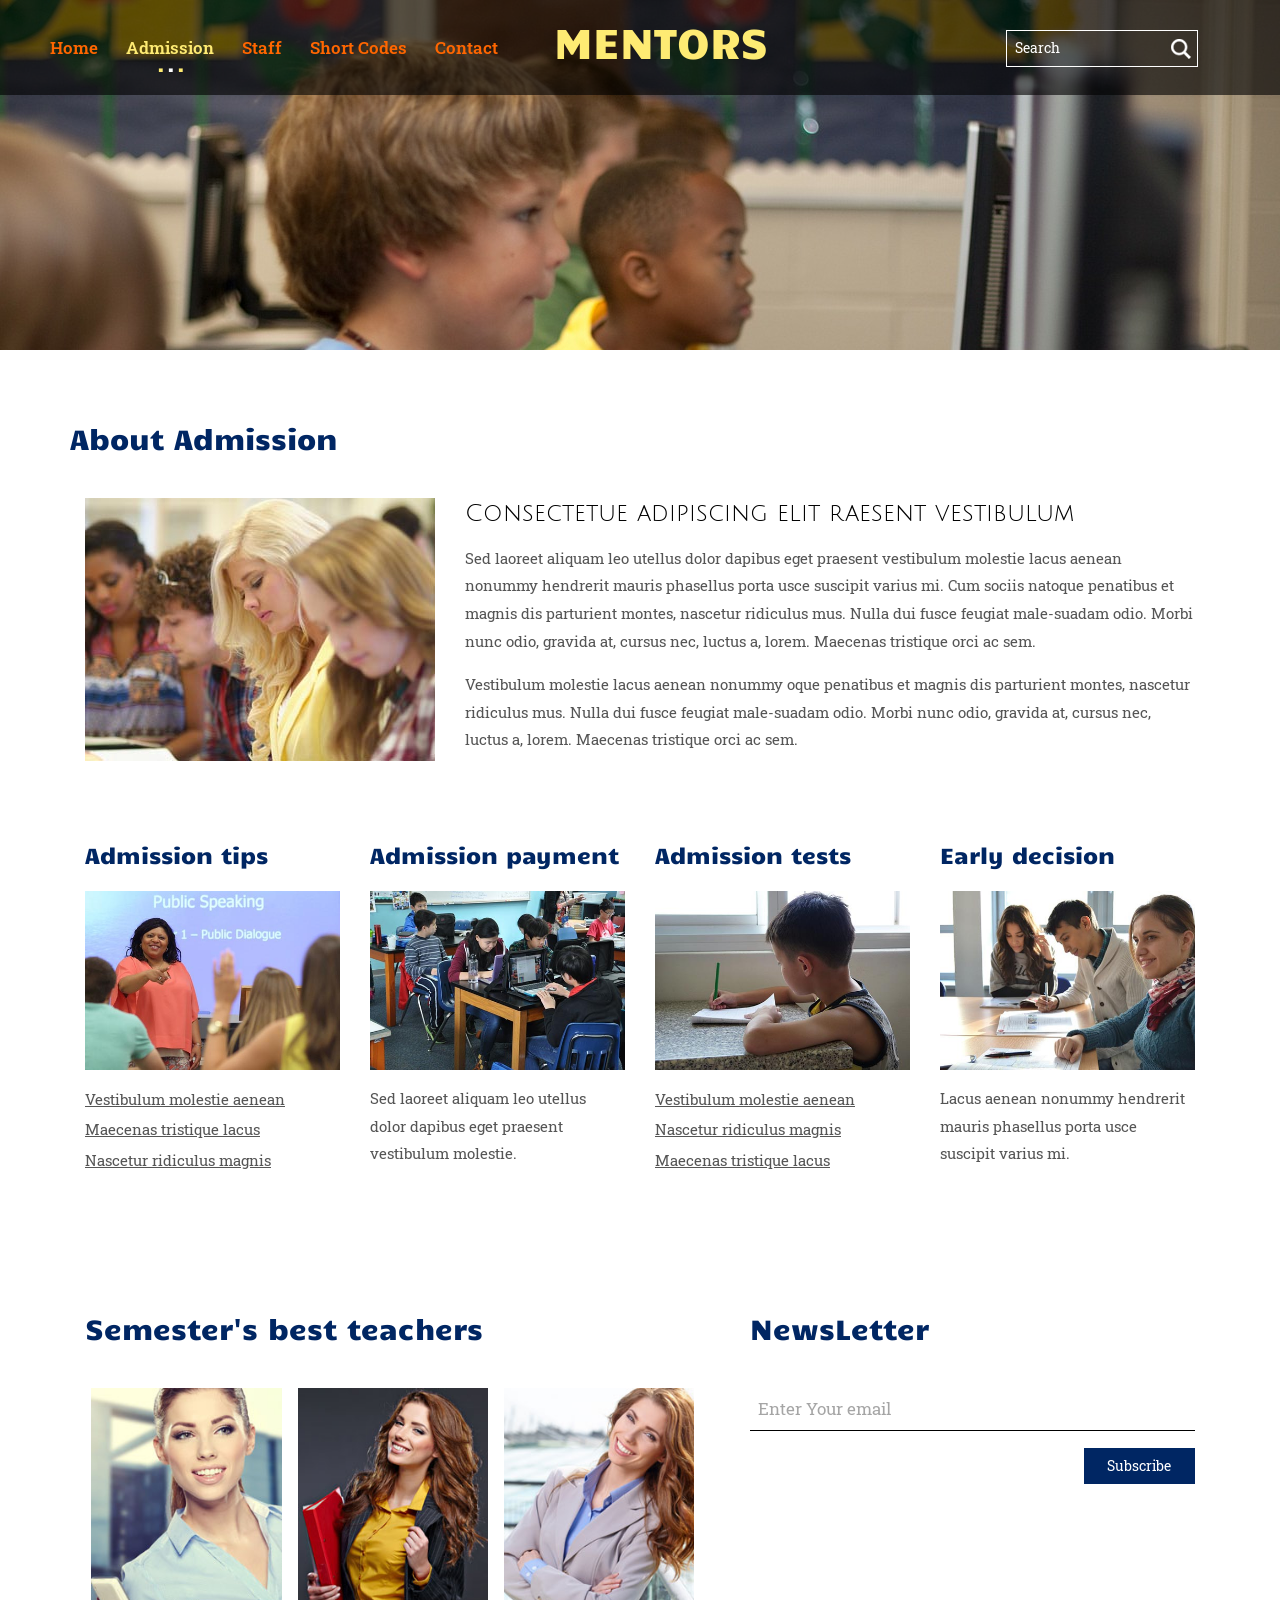
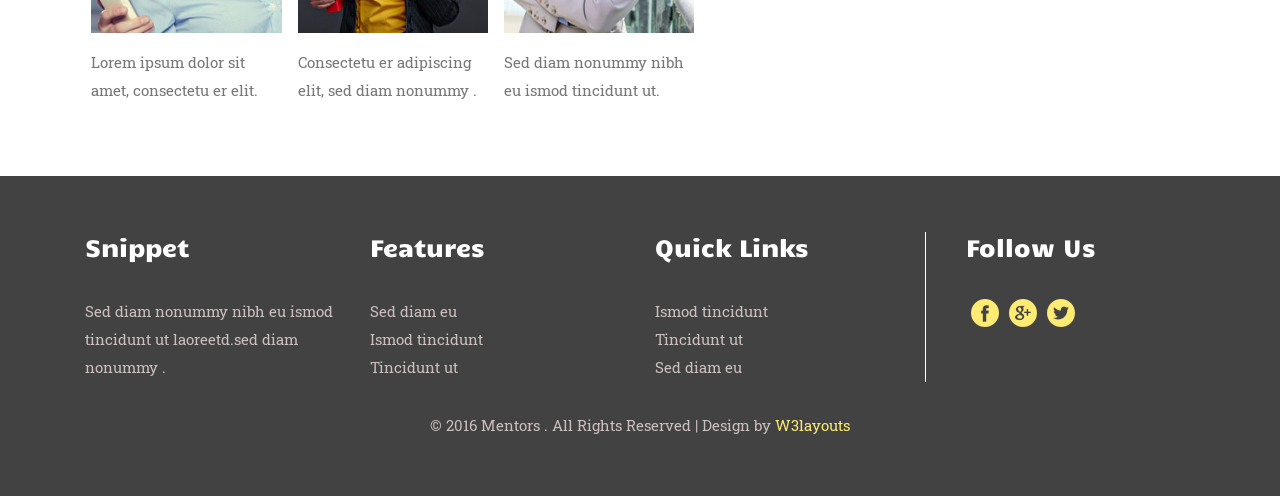
<file: admission.html>
<!--
Author: W3layouts
Author URL: http://w3layouts.com
License: Creative Commons Attribution 3.0 Unported
License URL: http://creativecommons.org/licenses/by/3.0/
-->
<!DOCTYPE html>
<html>
<head>
<title>Mentors a Education Category Flat Bootstrap Responsive Website Template | Admission :: w3layouts</title>
<link href="css/bootstrap.css" type="text/css" rel="stylesheet" media="all">
<link href="css/style.css" type="text/css" rel="stylesheet" media="all">
<!-- Custom Theme files -->
<meta name="viewport" content="width=device-width, initial-scale=1">
<meta http-equiv="Content-Type" content="text/html; charset=utf-8" />
<meta name="keywords" content="Mentors Responsive Web template, Bootstrap Web Templates, Flat Web Templates, Android Compatible Web template, 
Smartphone Compatible Web template, free Webdesigns for Nokia, Samsung, LG, SonyEricsson, Motorola Web design" />
<script type="application/x-javascript"> addEventListener("load", function() { setTimeout(hideURLbar, 0); }, false); function hideURLbar(){ window.scrollTo(0,1); } </script>
<!-- //Custom Theme files -->
<link rel="stylesheet" href="css/flexslider.css" type="text/css" media="screen" />
<!-- js -->
<script src="js/jquery-1.11.1.min.js"></script> 
<script src="js/bootstrap.js"> </script>
<!-- //js -->	
<!--fonts-->
<link href='//fonts.googleapis.com/css?family=Julius+Sans+One' rel='stylesheet' type='text/css'>
<link href='//fonts.googleapis.com/css?family=Candal' rel='stylesheet' type='text/css'>
<link href='//fonts.googleapis.com/css?family=Roboto+Slab' rel='stylesheet' type='text/css'>
<!--/fonts-->
</head>
<body>
	<!--banner-->
	<div class="banner-1">
		<!--header-->
		<div class="header">		
				<nav class="navbar navbar-default">
					<!-- Brand and toggle get grouped for better mobile display -->
						<div class="navbar-header">
							<button type="button" class="navbar-toggle collapsed" data-toggle="collapse" data-target="#bs-example-navbar-collapse-1">
								<span class="sr-only">Toggle navigation</span>
								<span class="icon-bar"> </span>
								<span class="icon-bar"> </span>
								<span class="icon-bar"> </span>
							</button>
						</div>
						<!-- Collect the nav links, forms, and other content for toggling -->
						<div class="collapse navbar-collapse" id="bs-example-navbar-collapse-1">
							<ul class="nav navbar-nav navbar-right">
								<li><a href="index.html">Home</a></li>
								<li><a href="admission.html" class="active">Admission</a></li>
								<li><a href="staff.html" >Staff</a></li>
								<li><a href="shortcodes.html" >Short Codes</a></li>
								<li><a href="contact.html" >Contact</a></li>
							</ul>		
						</div>	
				</nav>	
				<div class="logo">
					<a class="navbar-brand" href="index.html">Mentors</a>
				</div>
				
				<div class="search-bar">
					<form action="#" method="post">
						<input type="text" name="search" value="Search" onfocus="this.value = '';" onblur="if (this.value == '') {this.value = 'Search';}">
						<input type="submit" value="">
					</form>
				</div>
					<div class="clearfix"> </div>			
		</div>	
		<!--//header-->
	</div>
	<!--//banner-->
<!--about-->
	<div class="about">
		<div class="container">
			<h1>About Admission</h1>
			<div class="col-md-4 about-left">
				<div class="history-grid-image">
						<img src="images/n3.jpg" class="img-responsive zoom-img" alt="">
					</div>
			</div>
			<div class="col-md-8 about-right">
				<h4>Consectetue adipiscing elit raesent vestibulum</h4>
				<p>Sed laoreet aliquam leo utellus dolor dapibus eget praesent vestibulum molestie lacus aenean nonummy hendrerit mauris phasellus porta usce suscipit varius mi. Cum sociis natoque penatibus et magnis dis parturient montes, nascetur ridiculus mus. Nulla dui fusce feugiat male-suadam odio. Morbi nunc odio, gravida at, cursus nec, luctus a, lorem. Maecenas tristique orci ac sem. </p>
				<p>Vestibulum molestie lacus aenean nonummy oque penatibus et magnis dis parturient montes, nascetur ridiculus mus. Nulla dui fusce feugiat male-suadam odio. Morbi nunc odio, gravida at, cursus nec, luctus a, lorem. Maecenas tristique orci ac sem. </p>
			</div>
				<div class="clearfix"></div>
			<div class="about-top">
				<div class="col-md-3 abt-1">
					<h2>Admission tips</h2>
					<div class="history-grid-image">
						<img src="images/t13.jpg" class="img-responsive zoom-img" alt="">
					</div>
					<ul>
						<li><a href="#">Vestibulum molestie aenean</a></li>
						<li><a href="#">Maecenas tristique lacus</a></li>
						<li><a href="#">Nascetur ridiculus magnis</a></li>
					</ul>
				</div>
				<div class="col-md-3 abt-1">
					<h3>Admission payment</h3>
					<div class="history-grid-image">
						<img src="images/t12.jpg" class="img-responsive zoom-img" alt="">
					</div>
					<p>Sed laoreet aliquam leo utellus dolor dapibus eget praesent vestibulum molestie.</p>
				</div>
				<div class="col-md-3 abt-1">
					<h3>Admission tests</h3>
					<div class="history-grid-image">
						<img src="images/t11.jpg" class="img-responsive zoom-img" alt="">
					</div>
					<ul>
						<li><a href="#">Vestibulum molestie aenean</a></li>
						<li><a href="#">Nascetur ridiculus magnis</a></li>
						<li><a href="#">Maecenas tristique lacus</a></li>
					</ul>
				</div>
				<div class="col-md-3 abt-1">
					<h3>Early decision</h3>
					<div class="history-grid-image">
						<img src="images/t10.jpg" class="img-responsive zoom-img" alt="">
					</div>
					<P>Lacus aenean nonummy hendrerit mauris phasellus porta usce suscipit varius mi. </P>
				</div>
					<div class="clearfix"></div>
			</div>
		</div>
	</div>
<!--//about-->
<!--semst-->
	<div class="semst">
		<div class="container">
			<div class="col-md-7 semst-left">
				<h3>Semester's best teachers</h3>
				<ul>
					<li><div class="history-grid-image">
						<img src="images/t4.jpg" class="img-responsive zoom-img" alt="">
					</div>
						<p>Lorem ipsum dolor sit amet, consectetu er elit.</p></li>
					<li><div class="history-grid-image">
						<img src="images/t5.jpg" class="img-responsive zoom-img" alt="">
					</div>
						<p>Consectetu er adipiscing elit, sed diam nonummy .</p></li>
					<li><div class="history-grid-image">
						<img src="images/t6.jpg" class="img-responsive zoom-img" alt="">
					</div>
						<p>Sed diam nonummy nibh eu ismod tincidunt ut.</p></li>
				</ul>
			</div>
			<div class="col-md-5 semst-right">
				<h3>NewsLetter</h3>
					<form action="#" method="post">
						<input type="text" name="search" value="Enter Your email" onfocus="this.value = '';" onblur="if (this.value == '') {this.value = 'Enter Your email';}">
						<input type="submit" value="Subscribe">
					</form>	
			</div>
				<div class="clearfix"></div>
		</div>
	</div>
<!--semst-->
<!--footer-->
	<div class="footer">
		<div class="container">
			<div class="col-md-3 footer-left wow fadeInLeft animated" data-wow-delay=".5s">
				<h4>Snippet</h4>
				<p>Sed diam nonummy nibh eu ismod tincidunt ut laoreetd.sed diam nonummy .</p>
			</div>
			<div class="col-md-3 footer-left wow fadeInLeft animated" data-wow-delay=".5s">
				<h4>Features</h4>
				<ul>
					<li><a href="singlepage.html">Sed diam eu</a></li>
					<li><a href="singlepage.html">Ismod tincidunt </a></li>
					<li><a href="singlepage.html">Tincidunt ut </a></li>
				</ul>
			</div>
			<div class="col-md-3 footer-left wow fadeInRight animated" data-wow-delay=".5s">
				<h4>Quick Links</h4>
				<ul>
					<li><a href="singlepage.html">Ismod tincidunt </a></li>
					<li><a href="singlepage.html">Tincidunt ut </a></li>
					<li><a href="singlepage.html">Sed diam eu</a></li>
				</ul>
			</div>
			<div class="col-md-3 soci wow fadeInRight animated" data-wow-delay=".5s">
				<h4>Follow Us</h4>
				<ul>
					<li><a href="#"><i class="f-1"> </i></a></li>
					<li><a href="#"><i class="t-1"> </i></a></li>
					<li><a href="#"><i class="g-1"> </i></a></li>
				</ul>
			</div>
				<div class="clearfix"></div>
			<div class="copy animated wow fadeInUp animated animated" data-wow-duration="1200ms" data-wow-delay="500ms">
				<p>© 2016 Mentors . All Rights Reserved | Design by  <a href="http://w3layouts.com/" target="_blank">W3layouts</a> </p>
			</div>
		</div>
	</diV>
<!--footer-->		
</body>
</html>
</file>
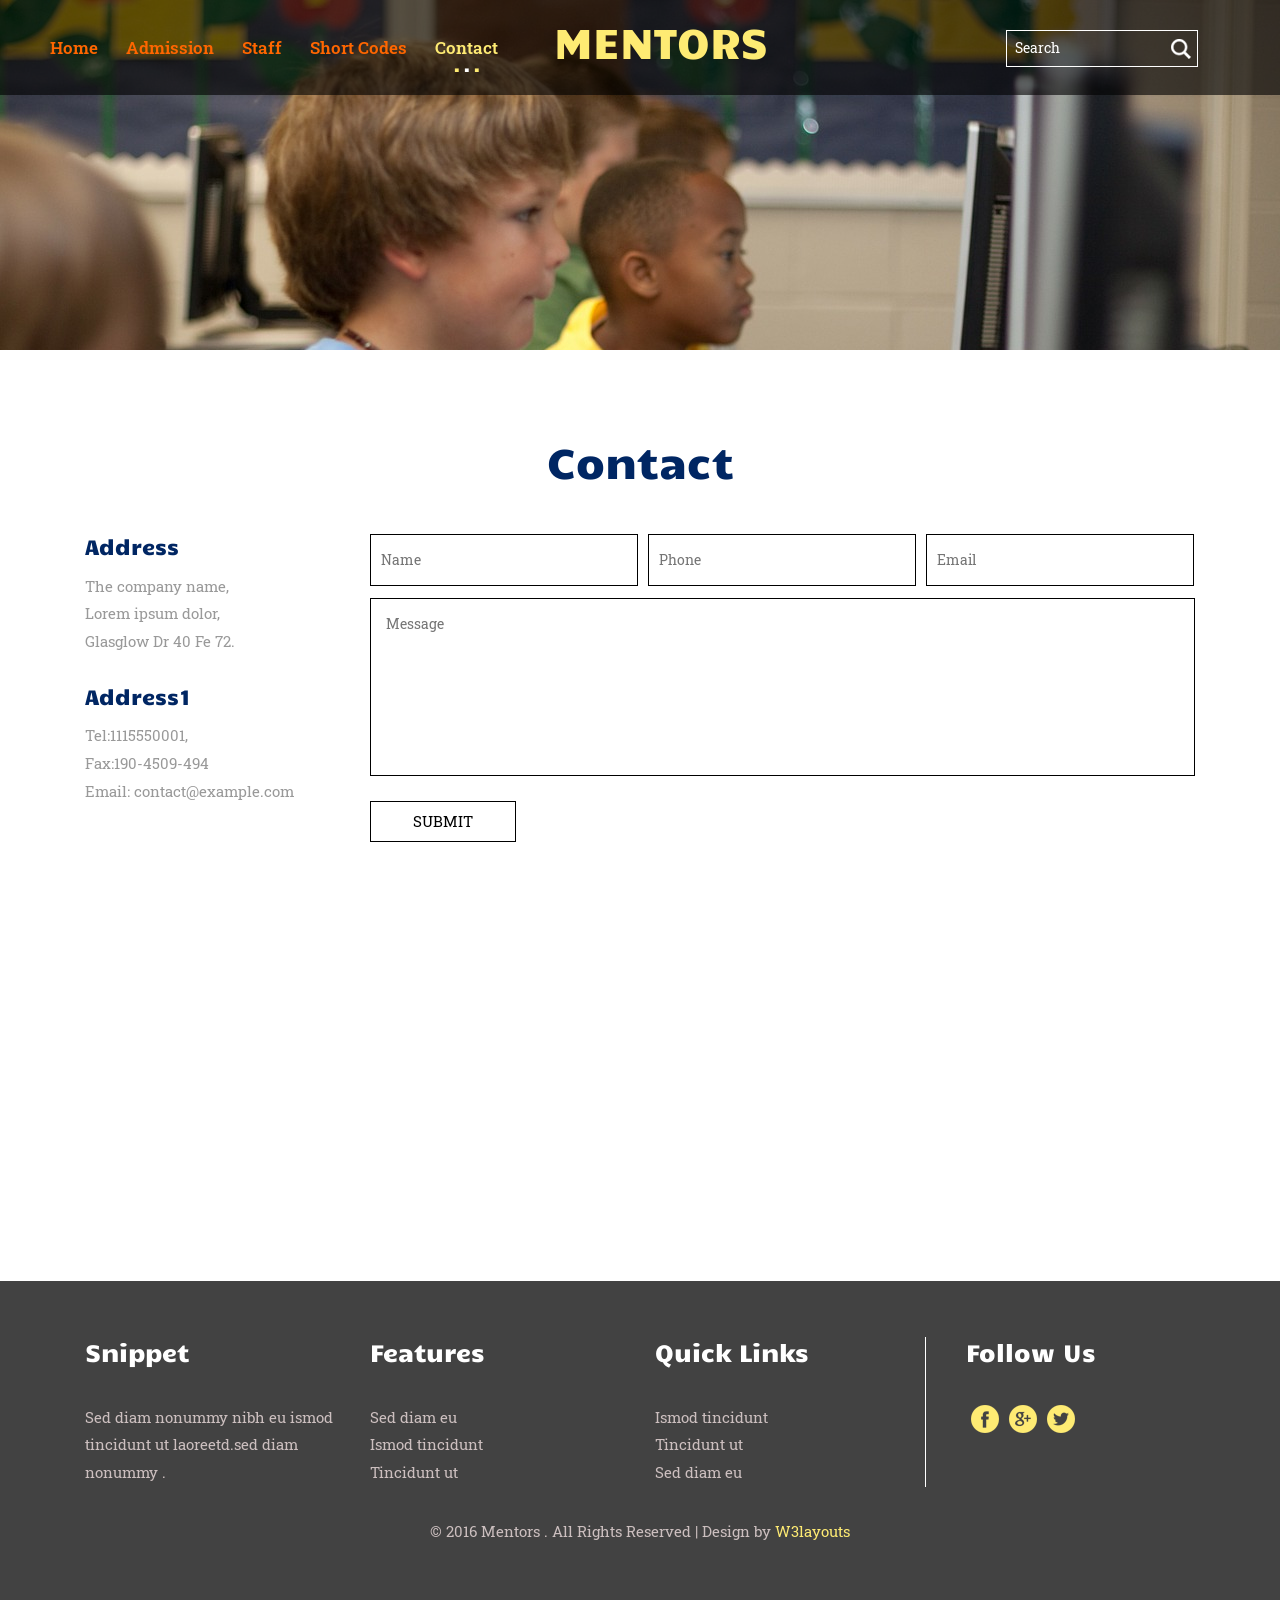
<file: contact.html>
<!--
Author: W3layouts
Author URL: http://w3layouts.com
License: Creative Commons Attribution 3.0 Unported
License URL: http://creativecommons.org/licenses/by/3.0/
-->
<!DOCTYPE html>
<html>
<head>
<title>Mentors a Education Category Flat Bootstrap Responsive Website Template | Contact :: w3layouts</title>
<link href="css/bootstrap.css" type="text/css" rel="stylesheet" media="all">
<link href="css/style.css" type="text/css" rel="stylesheet" media="all">
<!-- Custom Theme files -->
<meta name="viewport" content="width=device-width, initial-scale=1">
<meta http-equiv="Content-Type" content="text/html; charset=utf-8" />
<meta name="keywords" content="Mentors Responsive Web template, Bootstrap Web Templates, Flat Web Templates, Android Compatible Web template, 
Smartphone Compatible Web template, free Webdesigns for Nokia, Samsung, LG, SonyEricsson, Motorola Web design" />
<script type="application/x-javascript"> addEventListener("load", function() { setTimeout(hideURLbar, 0); }, false); function hideURLbar(){ window.scrollTo(0,1); } </script>
<!-- //Custom Theme files -->
<link rel="stylesheet" href="css/flexslider.css" type="text/css" media="screen" />
<!-- js -->
<script src="js/jquery-1.11.1.min.js"></script> 
<script src="js/bootstrap.js"> </script>
<!-- //js -->	
<!--fonts-->
<link href='//fonts.googleapis.com/css?family=Julius+Sans+One' rel='stylesheet' type='text/css'>
<link href='//fonts.googleapis.com/css?family=Candal' rel='stylesheet' type='text/css'>
<link href='//fonts.googleapis.com/css?family=Roboto+Slab' rel='stylesheet' type='text/css'>
<!--/fonts-->
</head>
<body>
	<!--banner-->
	<div class="banner-1">
		<!--header-->
		<div class="header">		
				<nav class="navbar navbar-default">
					<!-- Brand and toggle get grouped for better mobile display -->
						<div class="navbar-header">
							<button type="button" class="navbar-toggle collapsed" data-toggle="collapse" data-target="#bs-example-navbar-collapse-1">
								<span class="sr-only">Toggle navigation</span>
								<span class="icon-bar"> </span>
								<span class="icon-bar"> </span>
								<span class="icon-bar"> </span>
							</button>
						</div>
						<!-- Collect the nav links, forms, and other content for toggling -->
						<div class="collapse navbar-collapse" id="bs-example-navbar-collapse-1">
							<ul class="nav navbar-nav navbar-right">
								<li><a href="index.html">Home</a></li>
								<li><a href="admission.html" >Admission</a></li>
								<li><a href="staff.html" >Staff</a></li>
								<li><a href="shortcodes.html" >Short Codes</a></li>
								<li><a href="contact.html" class="active">Contact</a></li>
							</ul>		
						</div>	
				</nav>	
				<div class="logo">
					<a class="navbar-brand" href="index.html">Mentors</a>
				</div>
				
				<div class="search-bar">
					<form action="#" method="post">
						<input type="text" name="search" value="Search" onfocus="this.value = '';" onblur="if (this.value == '') {this.value = 'Search';}">
						<input type="submit" value="">
					</form>
				</div>
					<div class="clearfix"> </div>			
		</div>	
		<!--//header-->
	</div>
	<!--//banner-->
<!--contact-->
	<div class="contact">
		<div class="container">
			<div class="contact-top heading">
				<h1>Contact</h1>
			</div>
			<div class="contact-text">
				<div class="col-md-3 contact-left">
					<div class="address">
						<h2>Address</h2>
						<p>The company name, 
						<span>Lorem ipsum dolor,</span>
						Glasglow Dr 40 Fe 72.</p>
					</div>
					<div class="address">
						<h5>Address1</h5>
						<p>Tel:1115550001, 
						<span>Fax:190-4509-494</span>
						Email: <a href="mailto:example@email.com">contact@example.com</a></p>
					</div>
				</div>
				<div class="col-md-9 contact-right">
					<form action="#" method="post">
						<input type="text" name="name" placeholder="Name">
						<input type="text" name="phone "placeholder="Phone">
						<input type="text" name="email" placeholder="Email">
						<textarea placeholder="Message" name="message" required=""></textarea>
						<div class="submit-btn">
							<input type="submit" value="SUBMIT">
						</div>
					</form>
				</div>	
					<div class="clearfix"></div>
			</div>
		</div>
	</div>
<!--contact-->
	<div class="map">
		<iframe src="https://www.google.com/maps/embed?pb=!1m18!1m12!1m3!1d6632.248000703498!2d151.265683!3d-33.7832959!2m3!1f0!2f0!3f0!3m2!1i1024!2i768!4f13.1!3m3!1m2!1s0x6b12abc7edcbeb07%3A0x5017d681632bfc0!2sManly+Vale+NSW+2093%2C+Australia!5e0!3m2!1sen!2sin!4v1433329298259" style="border:0"></iframe>
	</div>
<!--footer-->
	<div class="footer">
		<div class="container">
			<div class="col-md-3 footer-left wow fadeInLeft animated" data-wow-delay=".5s">
				<h4>Snippet</h4>
				<p>Sed diam nonummy nibh eu ismod tincidunt ut laoreetd.sed diam nonummy .</p>
			</div>
			<div class="col-md-3 footer-left wow fadeInLeft animated" data-wow-delay=".5s">
				<h4>Features</h4>
				<ul>
					<li><a href="singlepage.html">Sed diam eu</a></li>
					<li><a href="singlepage.html">Ismod tincidunt </a></li>
					<li><a href="singlepage.html">Tincidunt ut </a></li>
				</ul>
			</div>
			<div class="col-md-3 footer-left wow fadeInRight animated" data-wow-delay=".5s">
				<h4>Quick Links</h4>
				<ul>
					<li><a href="singlepage.html">Ismod tincidunt </a></li>
					<li><a href="singlepage.html">Tincidunt ut </a></li>
					<li><a href="singlepage.html">Sed diam eu</a></li>
				</ul>
			</div>
			<div class="col-md-3 soci wow fadeInRight animated" data-wow-delay=".5s">
				<h4>Follow Us</h4>
				<ul>
					<li><a href="#"><i class="f-1"> </i></a></li>
					<li><a href="#"><i class="t-1"> </i></a></li>
					<li><a href="#"><i class="g-1"> </i></a></li>
				</ul>
			</div>
				<div class="clearfix"></div>
			<div class="copy animated wow fadeInUp animated animated" data-wow-duration="1200ms" data-wow-delay="500ms">
				<p>© 2016 Mentors . All Rights Reserved | Design by  <a href="http://w3layouts.com/" target="_blank">W3layouts</a> </p>
			</div>
		</div>
	</diV>
<!--footer-->		
</body>
</html>
</file>
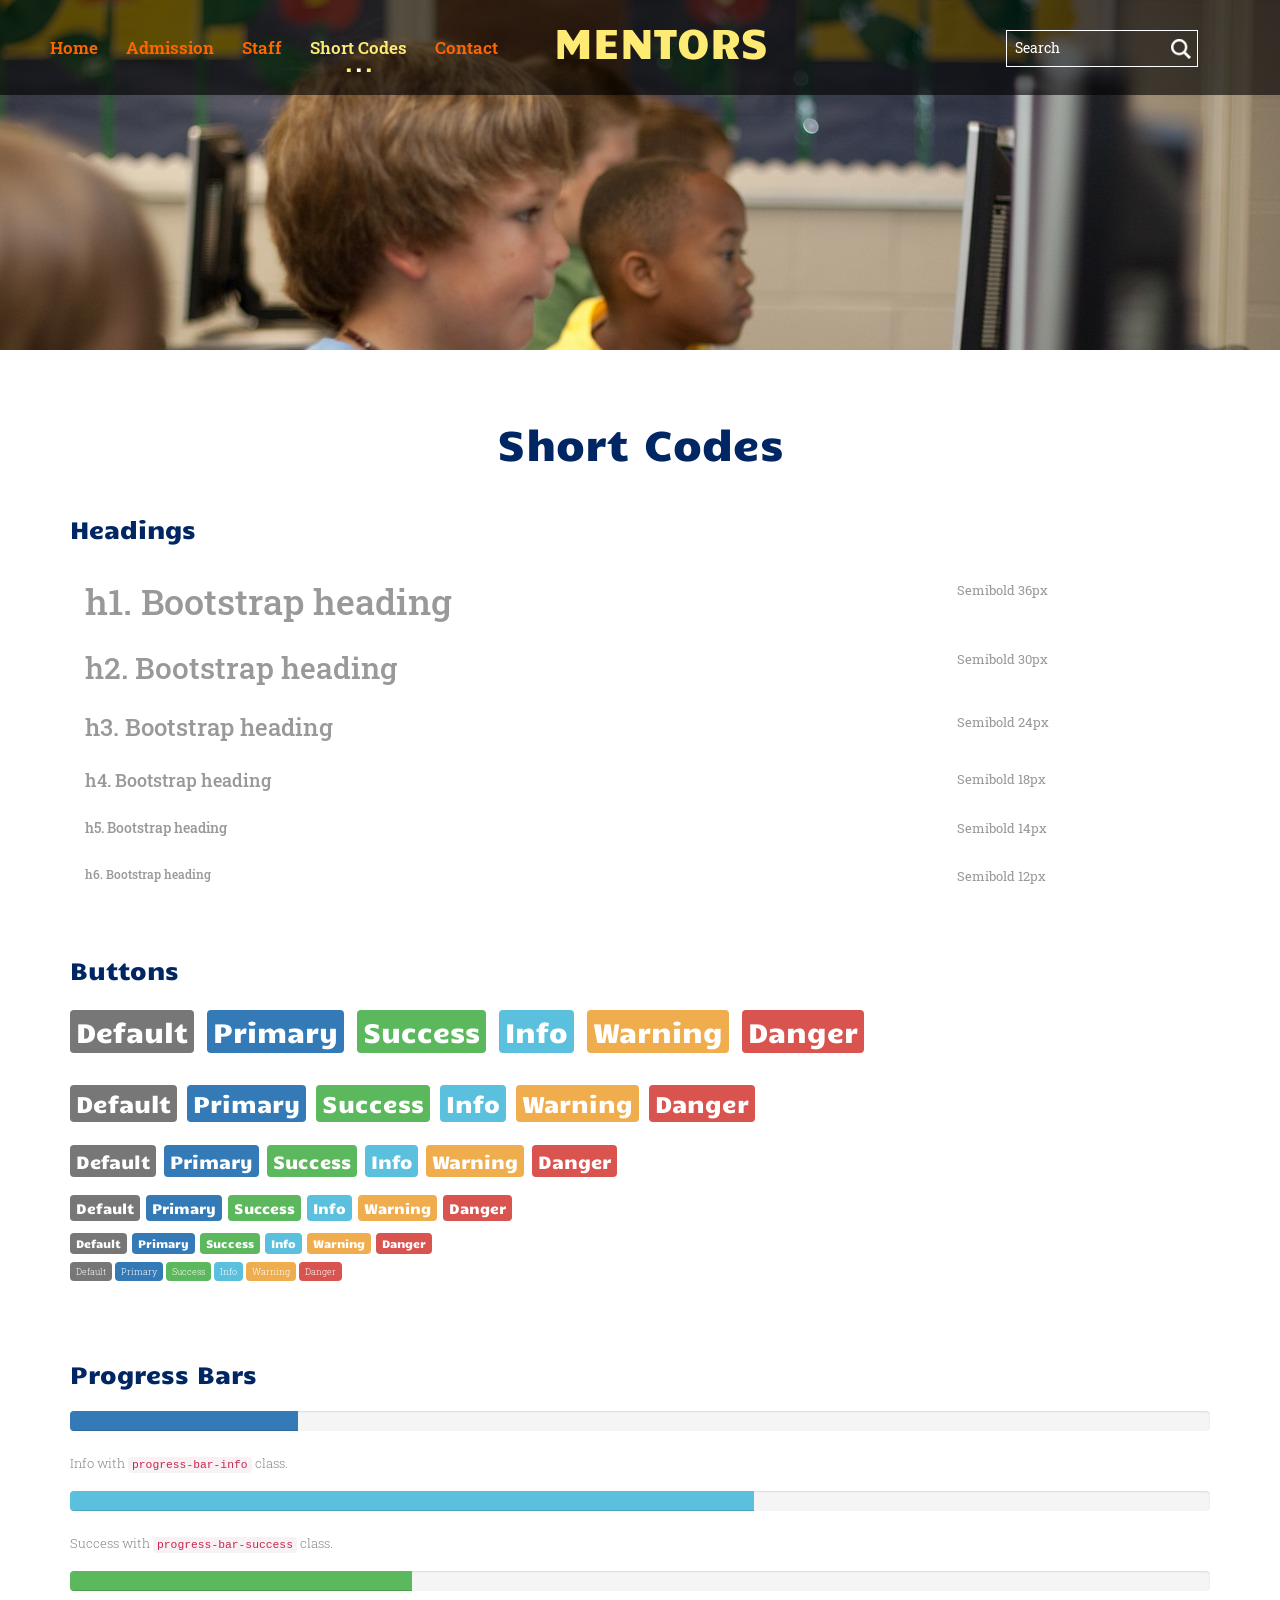
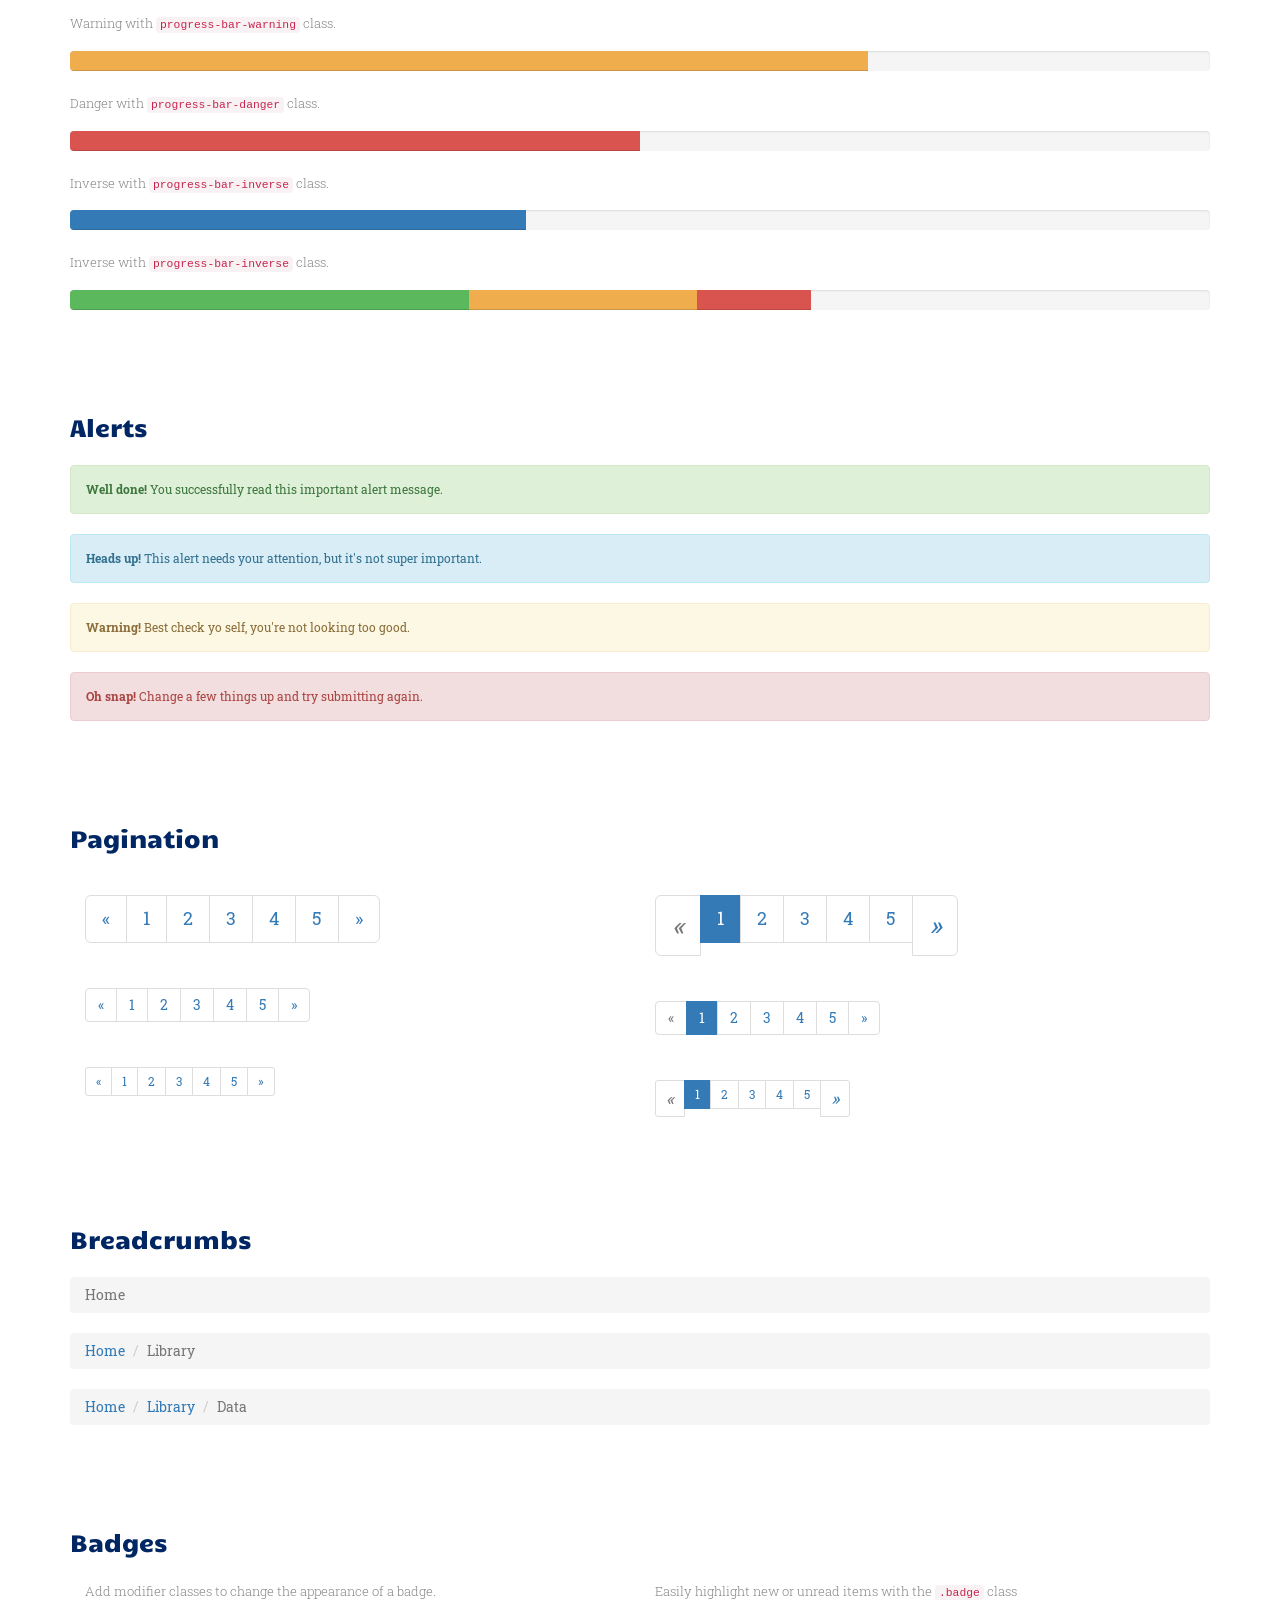
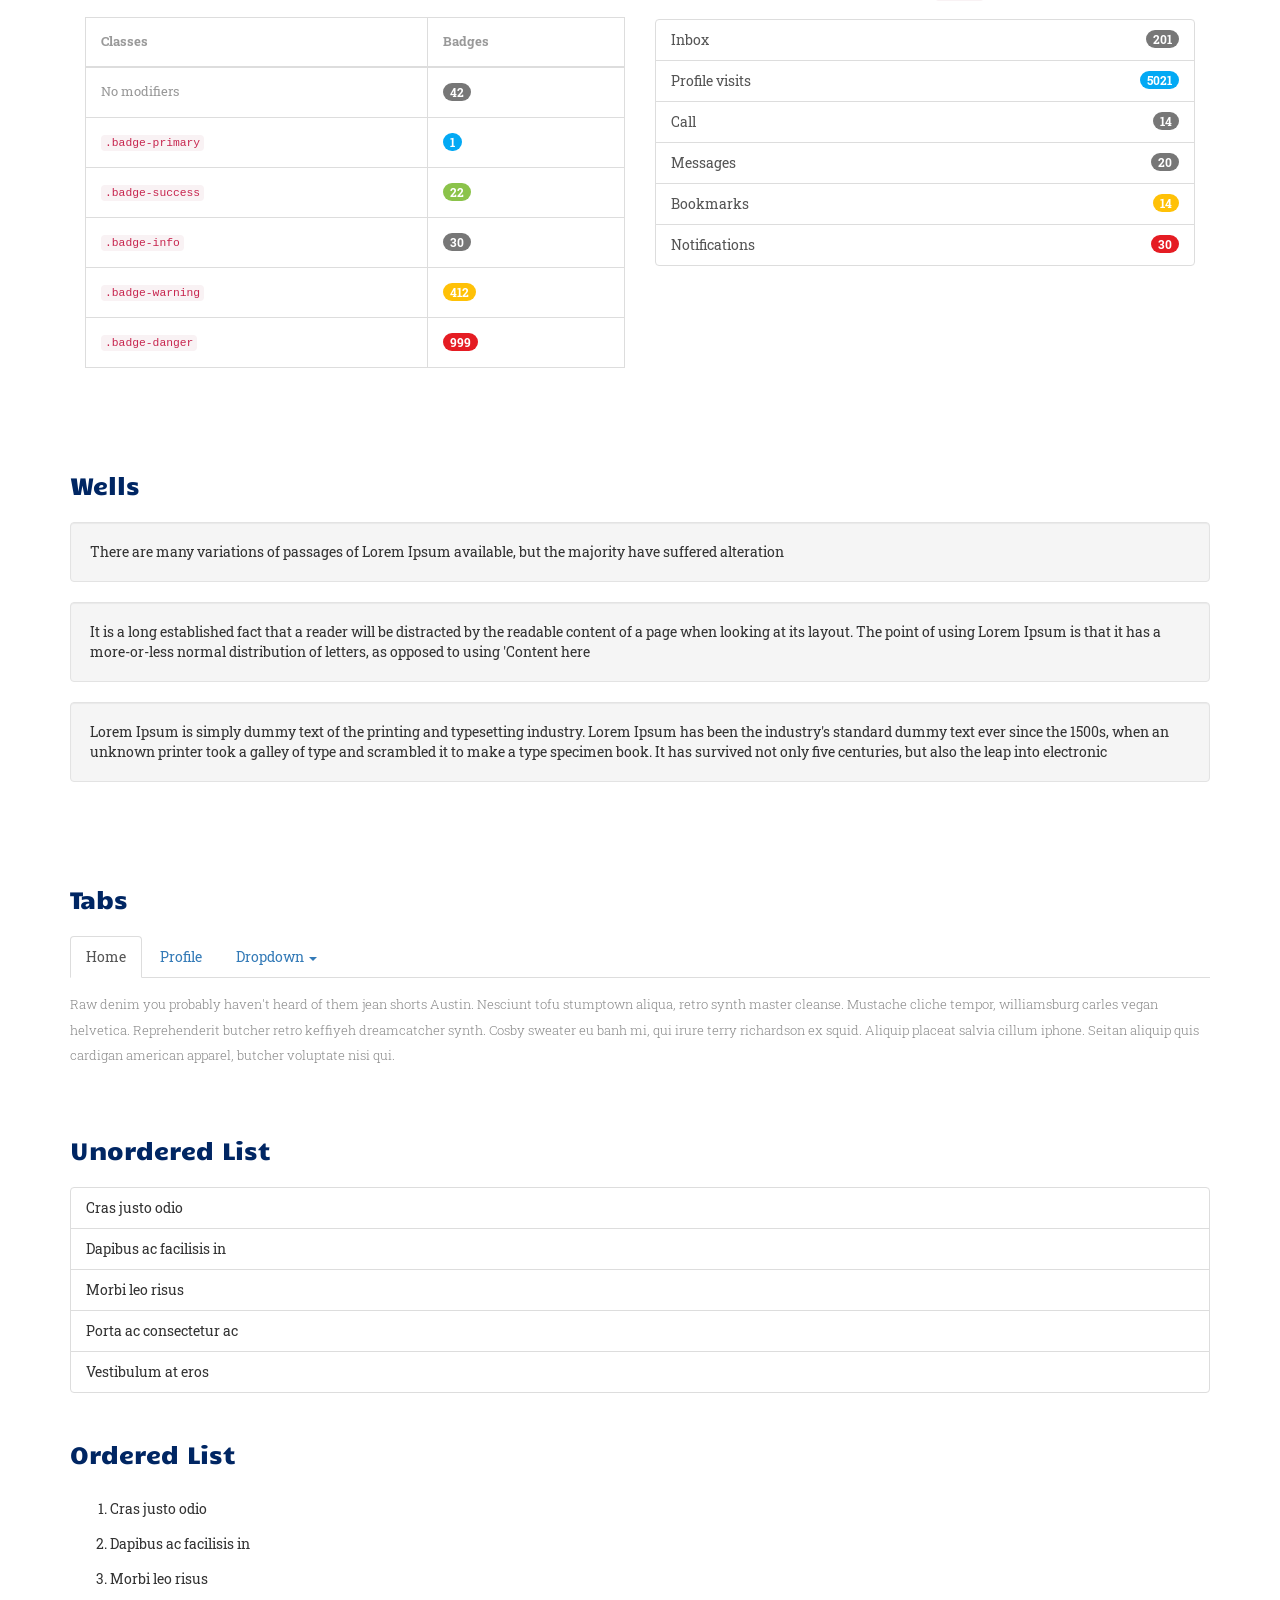
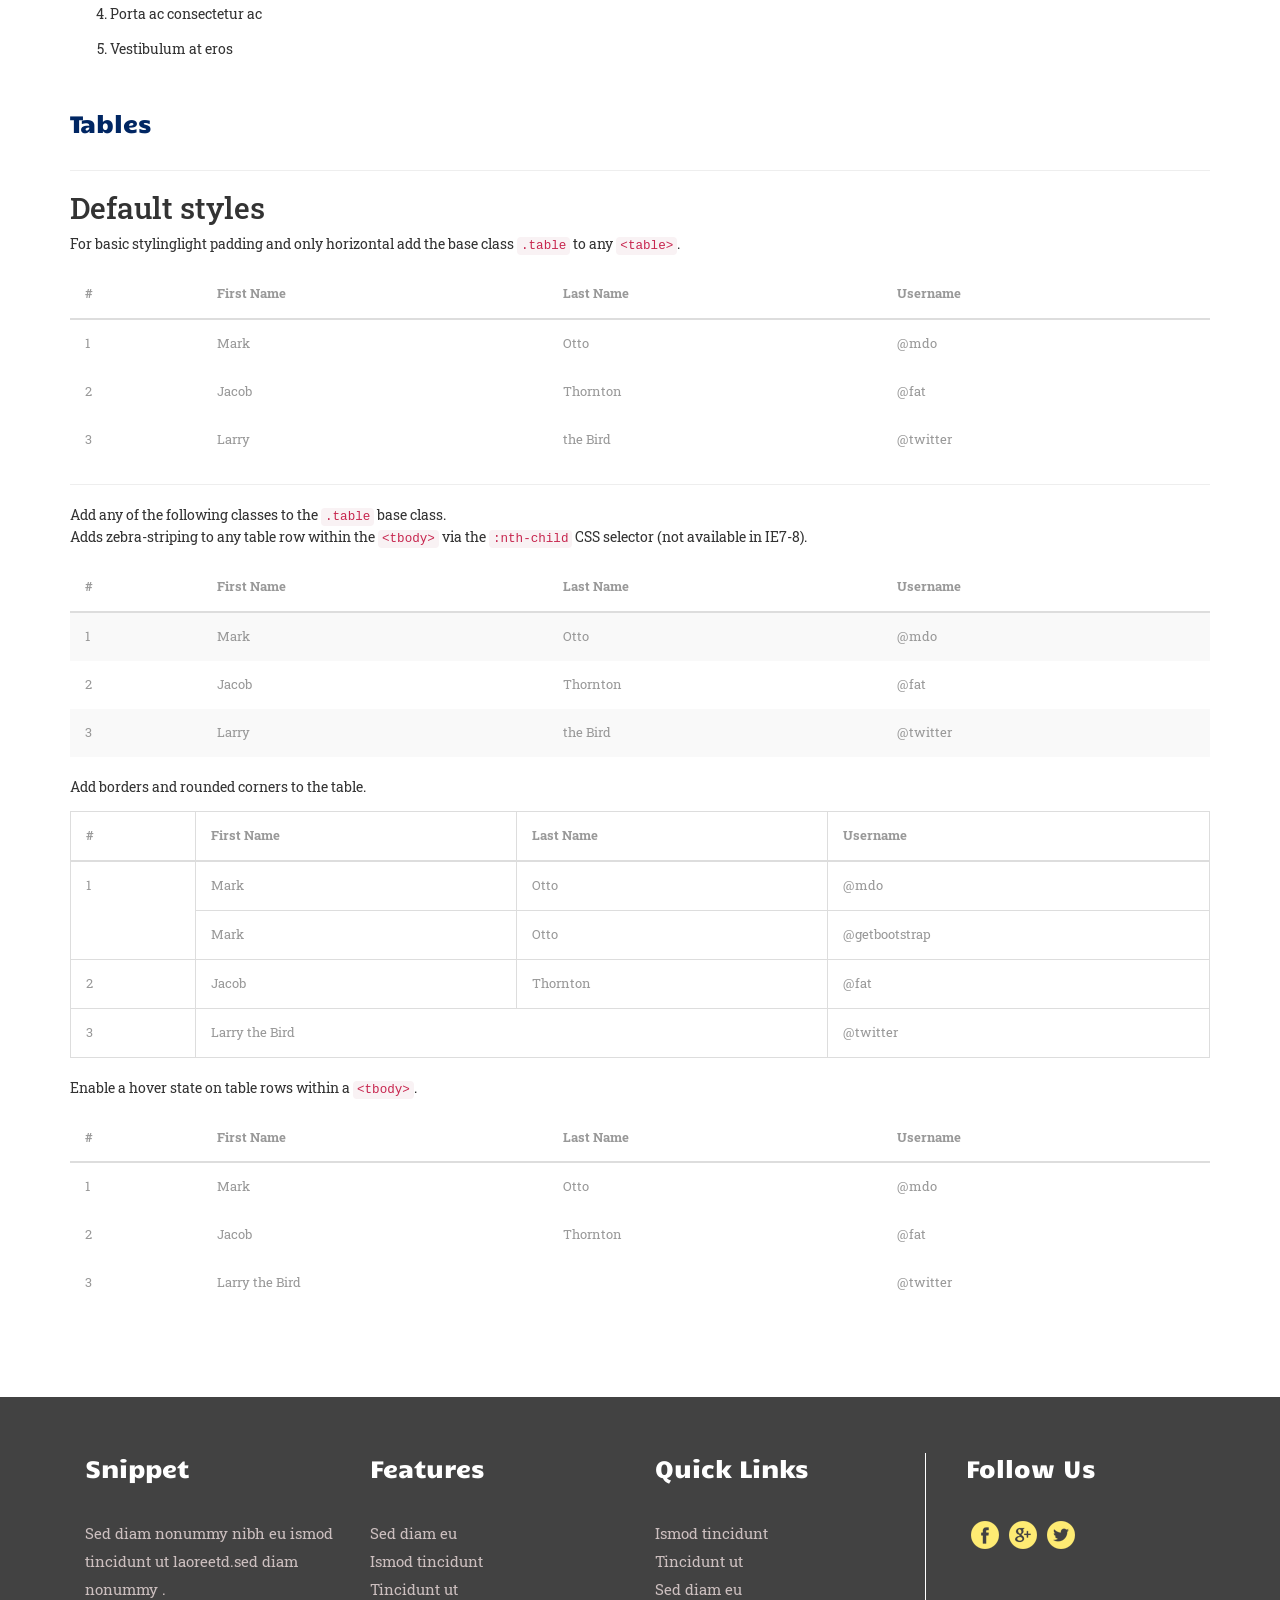
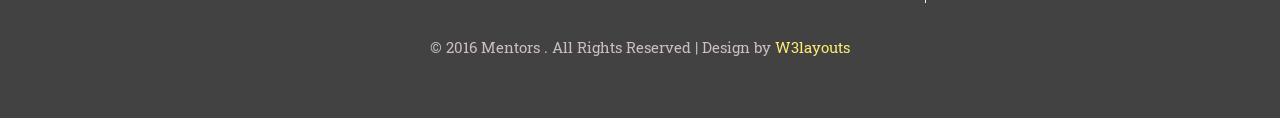
<file: shortcodes.html>
<!--
Author: W3layouts
Author URL: http://w3layouts.com
License: Creative Commons Attribution 3.0 Unported
License URL: http://creativecommons.org/licenses/by/3.0/
-->
<!DOCTYPE html>
<html>
<head>
<title>Mentors a Education Category Flat Bootstrap Responsive Website Template | Short Codes :: w3layouts</title>
<link href="css/bootstrap.css" type="text/css" rel="stylesheet" media="all">
<link href="css/style.css" type="text/css" rel="stylesheet" media="all">
<!-- Custom Theme files -->
<meta name="viewport" content="width=device-width, initial-scale=1">
<meta http-equiv="Content-Type" content="text/html; charset=utf-8" />
<meta name="keywords" content="Mentors Responsive Web template, Bootstrap Web Templates, Flat Web Templates, Android Compatible Web template, 
Smartphone Compatible Web template, free Webdesigns for Nokia, Samsung, LG, SonyEricsson, Motorola Web design" />
<script type="application/x-javascript"> addEventListener("load", function() { setTimeout(hideURLbar, 0); }, false); function hideURLbar(){ window.scrollTo(0,1); } </script>
<!-- //Custom Theme files -->
<link rel="stylesheet" href="css/flexslider.css" type="text/css" media="screen" />
<!-- js -->
<script src="js/jquery-1.11.1.min.js"></script> 
<script src="js/bootstrap.js"> </script>
<!-- //js -->	
<!--fonts-->
<link href='//fonts.googleapis.com/css?family=Julius+Sans+One' rel='stylesheet' type='text/css'>
<link href='//fonts.googleapis.com/css?family=Candal' rel='stylesheet' type='text/css'>
<link href='//fonts.googleapis.com/css?family=Roboto+Slab' rel='stylesheet' type='text/css'>
<!--/fonts-->
</head>
<body>
	<!--banner-->
	<div class="banner-1">
		<!--header-->
		<div class="header">		
				<nav class="navbar navbar-default">
					<!-- Brand and toggle get grouped for better mobile display -->
						<div class="navbar-header">
							<button type="button" class="navbar-toggle collapsed" data-toggle="collapse" data-target="#bs-example-navbar-collapse-1">
								<span class="sr-only">Toggle navigation</span>
								<span class="icon-bar"> </span>
								<span class="icon-bar"> </span>
								<span class="icon-bar"> </span>
							</button>
						</div>
						<!-- Collect the nav links, forms, and other content for toggling -->
						<div class="collapse navbar-collapse" id="bs-example-navbar-collapse-1">
							<ul class="nav navbar-nav navbar-right">
								<li><a href="index.html">Home</a></li>
								<li><a href="admission.html" >Admission</a></li>
								<li><a href="staff.html" >Staff</a></li>
								<li><a href="shortcodes.html" class="active">Short Codes</a></li>
								<li><a href="contact.html" >Contact</a></li>
							</ul>		
						</div>	
				</nav>	
				<div class="logo">
					<a class="navbar-brand" href="index.html">Mentors</a>
				</div>
				
				<div class="search-bar">
					<form action="#" method="post">
						<input type="text" name="search" value="Search" onfocus="this.value = '';" onblur="if (this.value == '') {this.value = 'Search';}">
						<input type="submit" value="">
					</form>
				</div>
					<div class="clearfix"> </div>			
		</div>	
		<!--//header-->
	</div>
	<!--//banner-->
<!--typo-->
<div class="typo">
		<div class="container">
			<h3 class="title">Short Codes</h3>
			<div class="grid_3 grid_4">
				<h3 class="hdg">Headings</h3>
				<div class="bs-example">
					<table class="table">
						<tbody>
							<tr>
								<td><h1 id="h1.-bootstrap-heading">h1. Bootstrap heading<a class="anchorjs-link" href="#h1.-bootstrap-heading"><span class="anchorjs-icon"></span></a></h1></td>
								<td class="type-info">Semibold 36px</td>
							</tr>
							<tr>
								<td><h2 id="h2.-bootstrap-heading">h2. Bootstrap heading<a class="anchorjs-link" href="#h2.-bootstrap-heading"><span class="anchorjs-icon"></span></a></h2></td>
								<td class="type-info">Semibold 30px</td>
							</tr>
							<tr>
								<td><h3 id="h3.-bootstrap-heading">h3. Bootstrap heading<a class="anchorjs-link" href="#h3.-bootstrap-heading"><span class="anchorjs-icon"></span></a></h3></td>
								<td class="type-info">Semibold 24px</td>
							</tr>
							<tr>
								<td><h4 id="h4.-bootstrap-heading">h4. Bootstrap heading<a class="anchorjs-link" href="#h4.-bootstrap-heading"><span class="anchorjs-icon"></span></a></h4></td>
								<td class="type-info">Semibold 18px</td>
							</tr>
							<tr>
								<td><h5 id="h5.-bootstrap-heading">h5. Bootstrap heading<a class="anchorjs-link" href="#h5.-bootstrap-heading"><span class="anchorjs-icon"></span></a></h5></td>
								<td class="type-info">Semibold 14px</td>
							</tr>
							<tr>
								<td><h6>h6. Bootstrap heading</h6></td>
								<td class="type-info">Semibold 12px</td>
							</tr>
						</tbody>
					</table>
				</div>
			</div>
			<div class="grid_3 grid_5">
				<h3>Buttons</h3>
				<h1>
					<a href="#"><span class="label label-default">Default</span></a>
					<a href="#"><span class="label label-primary">Primary</span></a>
					<a href="#"><span class="label label-success">Success</span></a>
					<a href="#"><span class="label label-info">Info</span></a>
					<a href="#"><span class="label label-warning">Warning</span></a>
					<a href="#"><span class="label label-danger">Danger</span></a>
				</h1>
				<h2>
					<a href="#"><span class="label label-default">Default</span></a>
					<a href="#"><span class="label label-primary">Primary</span></a>
					<a href="#"><span class="label label-success">Success</span></a>
					<a href="#"><span class="label label-info">Info</span></a>
					<a href="#"><span class="label label-warning">Warning</span></a>
					<a href="#"><span class="label label-danger">Danger</span></a>
				</h2>
				<h3>
					<a href="#"><span class="label label-default">Default</span></a>
					<a href="#"><span class="label label-primary">Primary</span></a>
					<a href="#"><span class="label label-success">Success</span></a>
					<a href="#"><span class="label label-info">Info</span></a>
					<a href="#"><span class="label label-warning">Warning</span></a>
					<a href="#"><span class="label label-danger">Danger</span></a>
				</h3>
				<h4>
					<a href="#"><span class="label label-default">Default</span></a>
					<a href="#"><span class="label label-primary">Primary</span></a>
					<a href="#"><span class="label label-success">Success</span></a>
					<a href="#"><span class="label label-info">Info</span></a>
					<a href="#"><span class="label label-warning">Warning</span></a>
					<a href="#"><span class="label label-danger">Danger</span></a>
				</h4>
				<h5>
					<a href="#"><span class="label label-default">Default</span></a>
					<a href="#"><span class="label label-primary">Primary</span></a>
					<a href="#"><span class="label label-success">Success</span></a>
					<a href="#"><span class="label label-info">Info</span></a>
					<a href="#"><span class="label label-warning">Warning</span></a>
					<a href="#"><span class="label label-danger">Danger</span></a>
				</h5>
				<h6>
					<a href="#"><span class="label label-default">Default</span></a>
					<a href="#"><span class="label label-primary">Primary</span></a>
					<a href="#"><span class="label label-success">Success</span></a>
					<a href="#"><span class="label label-info">Info</span></a>
					<a href="#"><span class="label label-warning">Warning</span></a>
					<a href="#"><span class="label label-danger">Danger</span></a>
				</h6>
			</div>			   
			<div class="grid_3 grid_5">
				<h3>Progress Bars</h3>
				<div class="tab-content">
					<div class="tab-pane active" id="domprogress">
						<div class="progress">    
							<div class="progress-bar progress-bar-primary" style="width: 20%"></div>
						</div>
						<p>Info with <code>progress-bar-info</code> class.</p>
						<div class="progress">    
							<div class="progress-bar progress-bar-info" style="width: 60%"></div>
						</div>
						<p>Success with <code>progress-bar-success</code> class.</p>
						<div class="progress">
							<div class="progress-bar progress-bar-success" style="width: 30%"></div>
						</div>
						<p>Warning with <code>progress-bar-warning</code> class.</p>
						<div class="progress">
							<div class="progress-bar progress-bar-warning" style="width: 70%"></div>
						</div>
						<p>Danger with <code>progress-bar-danger</code> class.</p>
						<div class="progress">
							<div class="progress-bar progress-bar-danger" style="width: 50%"></div>
						</div>
						<p>Inverse with <code>progress-bar-inverse</code> class.</p>
						<div class="progress">
							<div class="progress-bar progress-bar-inverse" style="width: 40%"></div>
						</div>
						<p>Inverse with <code>progress-bar-inverse</code> class.</p>
						<div class="progress">
							<div class="progress-bar progress-bar-success" style="width: 35%"><span class="sr-only">35% Complete (success)</span></div>
							<div class="progress-bar progress-bar-warning" style="width: 20%"><span class="sr-only">20% Complete (warning)</span></div>
							<div class="progress-bar progress-bar-danger" style="width: 10%"><span class="sr-only">10% Complete (danger)</span></div>
						</div>
					</div>
				</div>
			</div>
			<div class="grid_3 grid_5">
				<h3>Alerts</h3>
				<div class="alert alert-success" role="alert">
					<strong>Well done!</strong> You successfully read this important alert message.
				</div>
				<div class="alert alert-info" role="alert">
					<strong>Heads up!</strong> This alert needs your attention, but it's not super important.
				</div>
				<div class="alert alert-warning" role="alert">
					<strong>Warning!</strong> Best check yo self, you're not looking too good.
				</div>
				<div class="alert alert-danger" role="alert">
					<strong>Oh snap!</strong> Change a few things up and try submitting again.
				</div>
			</div>
			<div class="grid_3 grid_5">
				<h3>Pagination</h3>
				<div class="col-md-6">
					<nav>
						<ul class="pagination pagination-lg">
							<li><a href="#" aria-label="Previous"><span aria-hidden="true">«</span></a></li>
							<li><a href="#">1</a></li>
							<li><a href="#">2</a></li>
							<li><a href="#">3</a></li>
							<li><a href="#">4</a></li>
							<li><a href="#">5</a></li>
							<li><a href="#" aria-label="Next"><span aria-hidden="true">»</span></a></li>
						</ul>
					</nav>
					<nav>
						<ul class="pagination">
							<li><a href="#" aria-label="Previous"><span aria-hidden="true">«</span></a></li>
							<li><a href="#">1</a></li>
							<li><a href="#">2</a></li>
							<li><a href="#">3</a></li>
							<li><a href="#">4</a></li>
							<li><a href="#">5</a></li>
							<li><a href="#" aria-label="Next"><span aria-hidden="true">»</span></a></li>
						</ul>
					</nav>
					<nav>
						<ul class="pagination pagination-sm">
							<li><a href="#" aria-label="Previous"><span aria-hidden="true">«</span></a></li>
							<li><a href="#">1</a></li>
							<li><a href="#">2</a></li>
							<li><a href="#">3</a></li>
							<li><a href="#">4</a></li>
							<li><a href="#">5</a></li>
							<li><a href="#" aria-label="Next"><span aria-hidden="true">»</span></a></li>
						</ul>
					</nav>
				</div>
				<div class="col-md-6">
					<ul class="pagination pagination-lg">
						<li class="disabled"><a href="#"><i class="fa fa-angle-left">«</i></a></li>
						<li class="active"><a href="#">1</a></li>
						<li><a href="#">2</a></li>
						<li><a href="#">3</a></li>
						<li><a href="#">4</a></li>
						<li><a href="#">5</a></li>
						<li><a href="#"><i class="fa fa-angle-right">»</i></a></li>
					</ul>
					<nav>
						<ul class="pagination">
							<li class="disabled"><a href="#" aria-label="Previous"><span aria-hidden="true">«</span></a></li>
							<li class="active"><a href="#">1 <span class="sr-only">(current)</span></a></li>
							<li><a href="#">2</a></li>
							<li><a href="#">3</a></li>
							<li><a href="#">4</a></li>
							<li><a href="#">5</a></li>
							<li><a href="#" aria-label="Next"><span aria-hidden="true">»</span></a></li>
						</ul>
					</nav>
					<ul class="pagination pagination-sm">
						<li class="disabled"><a href="#"><i class="fa fa-angle-left">«</i></a></li>
						<li class="active"><a href="#">1</a></li>
						<li><a href="#">2</a></li>
						<li><a href="#">3</a></li>
						<li><a href="#">4</a></li>
						<li><a href="#">5</a></li>
						<li><a href="#"><i class="fa fa-angle-right">»</i></a></li>
					</ul>
				</div>
				<div class="clearfix"> </div>
			</div>
			<div class="grid_3 grid_5">
				<h3>Breadcrumbs</h3>
				<ol class="breadcrumb">
					<li class="active">Home</li>
				</ol>
				<ol class="breadcrumb">
					<li><a href="#">Home</a></li>
					<li class="active">Library</li>
				</ol>
				<ol class="breadcrumb">
					<li><a href="#">Home</a></li>
					<li><a href="#">Library</a></li>
					<li class="active">Data</li>
				</ol>
			</div>
			<div class="grid_3 grid_5">
				<h3>Badges</h3>
				<div class="col-md-6">
					<p>Add modifier classes to change the appearance of a badge.</p>
					<table class="table table-bordered">
						<thead>
							<tr>
								<th>Classes</th>
								<th>Badges</th>
							</tr>
						</thead>
						<tbody>
							<tr>
								<td>No modifiers</td>
								<td><span class="badge">42</span></td>
							</tr>
							<tr>
								<td><code>.badge-primary</code></td>
								<td><span class="badge badge-primary">1</span></td>
							</tr>
							<tr>
								<td><code>.badge-success</code></td>
								<td><span class="badge badge-success">22</span></td>
							</tr>
							<tr>
								<td><code>.badge-info</code></td>
								<td><span class="badge badge-info">30</span></td>
							</tr>
							<tr>
								<td><code>.badge-warning</code></td>
								<td><span class="badge badge-warning">412</span></td>
							</tr>
							<tr>
								<td><code>.badge-danger</code></td>
								<td><span class="badge badge-danger">999</span></td>
							</tr>
						</tbody>
					</table>                    
				</div>
				<div class="col-md-6">
					<p>Easily highlight new or unread items with the <code>.badge</code> class</p>
					<div class="list-group list-group-alternate"> 
						<a href="#" class="list-group-item"><span class="badge">201</span> <i class="ti ti-email"></i> Inbox </a> 
						<a href="#" class="list-group-item"><span class="badge badge-primary">5021</span> <i class="ti ti-eye"></i> Profile visits </a> 
						<a href="#" class="list-group-item"><span class="badge">14</span> <i class="ti ti-headphone-alt"></i> Call </a> 
						<a href="#" class="list-group-item"><span class="badge">20</span> <i class="ti ti-comments"></i> Messages </a> 
						<a href="#" class="list-group-item"><span class="badge badge-warning">14</span> <i class="ti ti-bookmark"></i> Bookmarks </a> 
						<a href="#" class="list-group-item"><span class="badge badge-danger">30</span> <i class="ti ti-bell"></i> Notifications </a> 
					</div>
				</div>
			   <div class="clearfix"> </div>
			</div>	 
			<div class="grid_3 grid_5">
				<h3>Wells</h3>
				<div class="well">
					There are many variations of passages of Lorem Ipsum available, but the majority have suffered alteration
				</div>
				<div class="well">
					It is a long established fact that a reader will be distracted by the readable content of a page when looking at its layout. The point of using Lorem Ipsum is that it has a more-or-less normal distribution of letters, as opposed to using 'Content here
				</div>
				<div class="well">
						Lorem Ipsum is simply dummy text of the printing and typesetting industry. Lorem Ipsum has been the industry's standard dummy text ever since the 1500s, when an unknown printer took a galley of type and scrambled it to make a type specimen book. It has survived not only five centuries, but also the leap into electronic
				</div>
			</div>
			<div class="grid_3 grid_5">
				<h3 class="bars">Tabs</h3>
				<div class="bs-example bs-example-tabs" role="tabpanel" data-example-id="togglable-tabs">
					<ul id="myTab" class="nav nav-tabs" role="tablist">
						<li role="presentation" class="active"><a href="#home" id="home-tab" role="tab" data-toggle="tab" aria-controls="home" aria-expanded="true">Home</a></li>
						<li role="presentation"><a href="#profile" role="tab" id="profile-tab" data-toggle="tab" aria-controls="profile">Profile</a></li>
						<li role="presentation" class="dropdown">
							<a href="#" id="myTabDrop1" class="dropdown-toggle" data-toggle="dropdown" aria-controls="myTabDrop1-contents">Dropdown <span class="caret"></span></a>
							<ul class="dropdown-menu" role="menu" aria-labelledby="myTabDrop1" id="myTabDrop1-contents">
								<li><a href="#dropdown1" tabindex="-1" role="tab" id="dropdown1-tab" data-toggle="tab" aria-controls="dropdown1">@fat</a></li>
								<li><a href="#dropdown2" tabindex="-1" role="tab" id="dropdown2-tab" data-toggle="tab" aria-controls="dropdown2">@mdo</a></li>
							</ul>
						</li>
					</ul>
					<div id="myTabContent" class="tab-content">
						<div role="tabpanel" class="tab-pane fade in active" id="home" aria-labelledby="home-tab">
							<p>Raw denim you probably haven't heard of them jean shorts Austin. Nesciunt tofu stumptown aliqua, retro synth master cleanse. Mustache cliche tempor, williamsburg carles vegan helvetica. Reprehenderit butcher retro keffiyeh dreamcatcher synth. Cosby sweater eu banh mi, qui irure terry richardson ex squid. Aliquip placeat salvia cillum iphone. Seitan aliquip quis cardigan american apparel, butcher voluptate nisi qui.</p>
						</div>
						<div role="tabpanel" class="tab-pane fade" id="profile" aria-labelledby="profile-tab">
							<p>Food truck fixie locavore, accusamus mcsweeney's marfa nulla single-origin coffee squid. Exercitation +1 labore velit, blog sartorial PBR leggings next level wes anderson artisan four loko farm-to-table craft beer twee. Qui photo booth letterpress, commodo enim craft beer mlkshk aliquip jean shorts ullamco ad vinyl cillum PBR. Homo nostrud organic, assumenda labore aesthetic magna delectus mollit. Keytar helvetica VHS salvia yr, vero magna velit sapiente labore stumptown. Vegan fanny pack odio cillum wes anderson 8-bit, sustainable jean shorts beard ut DIY ethical culpa terry richardson biodiesel. Art party scenester stumptown, tumblr butcher vero sint qui sapiente accusamus tattooed echo park.</p>
						</div>
						<div role="tabpanel" class="tab-pane fade" id="dropdown1" aria-labelledby="dropdown1-tab">
							<p>Etsy mixtape wayfarers, ethical wes anderson tofu before they sold out mcsweeney's organic lomo retro fanny pack lo-fi farm-to-table readymade. Messenger bag gentrify pitchfork tattooed craft beer, iphone skateboard locavore carles etsy salvia banksy hoodie helvetica. DIY synth PBR banksy irony. Leggings gentrify squid 8-bit cred pitchfork. Williamsburg banh mi whatever gluten-free, carles pitchfork biodiesel fixie etsy retro mlkshk vice blog. Scenester cred you probably haven't heard of them, vinyl craft beer blog stumptown. Pitchfork sustainable tofu synth chambray yr.</p>
						</div>
						<div role="tabpanel" class="tab-pane fade" id="dropdown2" aria-labelledby="dropdown2-tab">
							<p>Trust fund seitan letterpress, keytar raw denim keffiyeh etsy art party before they sold out master cleanse gluten-free squid scenester freegan cosby sweater. Fanny pack portland seitan DIY, art party locavore wolf cliche high life echo park Austin. Cred vinyl keffiyeh DIY salvia PBR, banh mi before they sold out farm-to-table VHS viral locavore cosby sweater. Lomo wolf viral, mustache readymade thundercats keffiyeh craft beer marfa ethical. Wolf salvia freegan, sartorial keffiyeh echo park vegan.</p>
						</div>
					</div>
				</div>
			</div>
			<h3 class="bars">Unordered List</h3>
			<ul class="list-group">
			  <li class="list-group-item">Cras justo odio</li>
			  <li class="list-group-item">Dapibus ac facilisis in</li>
			  <li class="list-group-item">Morbi leo risus</li>
			  <li class="list-group-item">Porta ac consectetur ac</li>
			  <li class="list-group-item">Vestibulum at eros</li>
			</ul>
			<h3 class="bars">Ordered List</h3>
			<ol>
				<li class="list-group-item1">Cras justo odio</li>
				<li class="list-group-item1">Dapibus ac facilisis in</li>
				<li class="list-group-item1">Morbi leo risus</li>
				<li class="list-group-item1">Porta ac consectetur ac</li>
				<li class="list-group-item1">Vestibulum at eros</li>
			</ol>
			<div class="page-header">
				<h3 class="bars">Tables</h3>
			</div>
			<h2 class="typoh2">Default styles</h2>
			<p>For basic stylinglight padding and only horizontal add the base class <code>.table</code> to any <code>&lt;table&gt;</code>.</p>
			<div class="bs-docs-example">
				<table class="table">
					<thead>
						<tr>
							<th>#</th>
							<th>First Name</th>
							<th>Last Name</th>
							<th>Username</th>
						</tr>
					</thead>
					<tbody>
						<tr>
							<td>1</td>
							<td>Mark</td>
							<td>Otto</td>
							<td>@mdo</td>
						</tr>
						<tr>
							<td>2</td>
							<td>Jacob</td>
							<td>Thornton</td>
							<td>@fat</td>
						</tr>
						<tr>
							<td>3</td>
							<td>Larry</td>
							<td>the Bird</td>
							<td>@twitter</td>
						</tr>
					</tbody>
				</table>
			</div>
			<hr class="bs-docs-separator">
			<p>Add any of the following classes to the <code>.table</code> base class.</p>
			<p>Adds zebra-striping to any table row within the <code>&lt;tbody&gt;</code> via the <code>:nth-child</code> CSS selector (not available in IE7-8).</p>
			<div class="bs-docs-example">
				<table class="table table-striped">
					<thead>
						<tr>
							<th>#</th>
							<th>First Name</th>
							<th>Last Name</th>
							<th>Username</th>
						</tr>
					</thead>
					<tbody>
						<tr>
							<td>1</td>
							<td>Mark</td>
							<td>Otto</td>
							<td>@mdo</td>
						</tr>
						<tr>
							<td>2</td>
							<td>Jacob</td>
							<td>Thornton</td>
							<td>@fat</td>
						</tr>
						<tr>
							<td>3</td>
							<td>Larry</td>
							<td>the Bird</td>
							<td>@twitter</td>
						</tr>
					</tbody>
				</table>
			</div>
			<p>Add borders and rounded corners to the table.</p>
			<div class="bs-docs-example">
				<table class="table table-bordered">
					<thead>
						<tr>
							<th>#</th>
							<th>First Name</th>
							<th>Last Name</th>
							<th>Username</th>
						</tr>
					</thead>
					<tbody>
						<tr>
							<td rowspan="2">1</td>
							<td>Mark</td>
							<td>Otto</td>
							<td>@mdo</td>
						</tr>
						<tr>
							<td>Mark</td>
							<td>Otto</td>
							<td>@getbootstrap</td>
						</tr>
						<tr>
							<td>2</td>
							<td>Jacob</td>
							<td>Thornton</td>
							<td>@fat</td>
						</tr>
						<tr>
							<td>3</td>
							<td colspan="2">Larry the Bird</td>
							<td>@twitter</td>
						</tr>
					</tbody>
				</table>
			</div>
			<p>Enable a hover state on table rows within a <code>&lt;tbody&gt;</code>.</p>
			<div class="bs-docs-example">
				<table class="table table-hover">
					<thead>
						<tr>
						  <th>#</th>
						  <th>First Name</th>
						  <th>Last Name</th>
						  <th>Username</th>
						</tr>
					</thead>
					<tbody>
						<tr>
						  <td>1</td>
						  <td>Mark</td>
						  <td>Otto</td>
						  <td>@mdo</td>
						</tr>
						<tr>
						  <td>2</td>
						  <td>Jacob</td>
						  <td>Thornton</td>
						  <td>@fat</td>
						</tr>
						<tr>
						  <td>3</td>
						  <td colspan="2">Larry the Bird</td>
						  <td>@twitter</td>
						</tr>
					</tbody>
				</table>
			</div>
		</div>
	</div>
<!--typo-->
<!--footer-->
	<div class="footer">
		<div class="container">
			<div class="col-md-3 footer-left wow fadeInLeft animated" data-wow-delay=".5s">
				<h4>Snippet</h4>
				<p>Sed diam nonummy nibh eu ismod tincidunt ut laoreetd.sed diam nonummy .</p>
			</div>
			<div class="col-md-3 footer-left wow fadeInLeft animated" data-wow-delay=".5s">
				<h4>Features</h4>
				<ul>
					<li><a href="singlepage.html">Sed diam eu</a></li>
					<li><a href="singlepage.html">Ismod tincidunt </a></li>
					<li><a href="singlepage.html">Tincidunt ut </a></li>
				</ul>
			</div>
			<div class="col-md-3 footer-left wow fadeInRight animated" data-wow-delay=".5s">
				<h4>Quick Links</h4>
				<ul>
					<li><a href="singlepage.html">Ismod tincidunt </a></li>
					<li><a href="singlepage.html">Tincidunt ut </a></li>
					<li><a href="singlepage.html">Sed diam eu</a></li>
				</ul>
			</div>
			<div class="col-md-3 soci wow fadeInRight animated" data-wow-delay=".5s">
				<h4>Follow Us</h4>
				<ul>
					<li><a href="#"><i class="f-1"> </i></a></li>
					<li><a href="#"><i class="t-1"> </i></a></li>
					<li><a href="#"><i class="g-1"> </i></a></li>
				</ul>
			</div>
				<div class="clearfix"></div>
			<div class="copy animated wow fadeInUp animated animated" data-wow-duration="1200ms" data-wow-delay="500ms">
				<p>© 2016 Mentors . All Rights Reserved | Design by  <a href="http://w3layouts.com/" target="_blank">W3layouts</a> </p>
			</div>
		</div>
	</diV>
<!--footer-->		
</body>
</html>
</file>
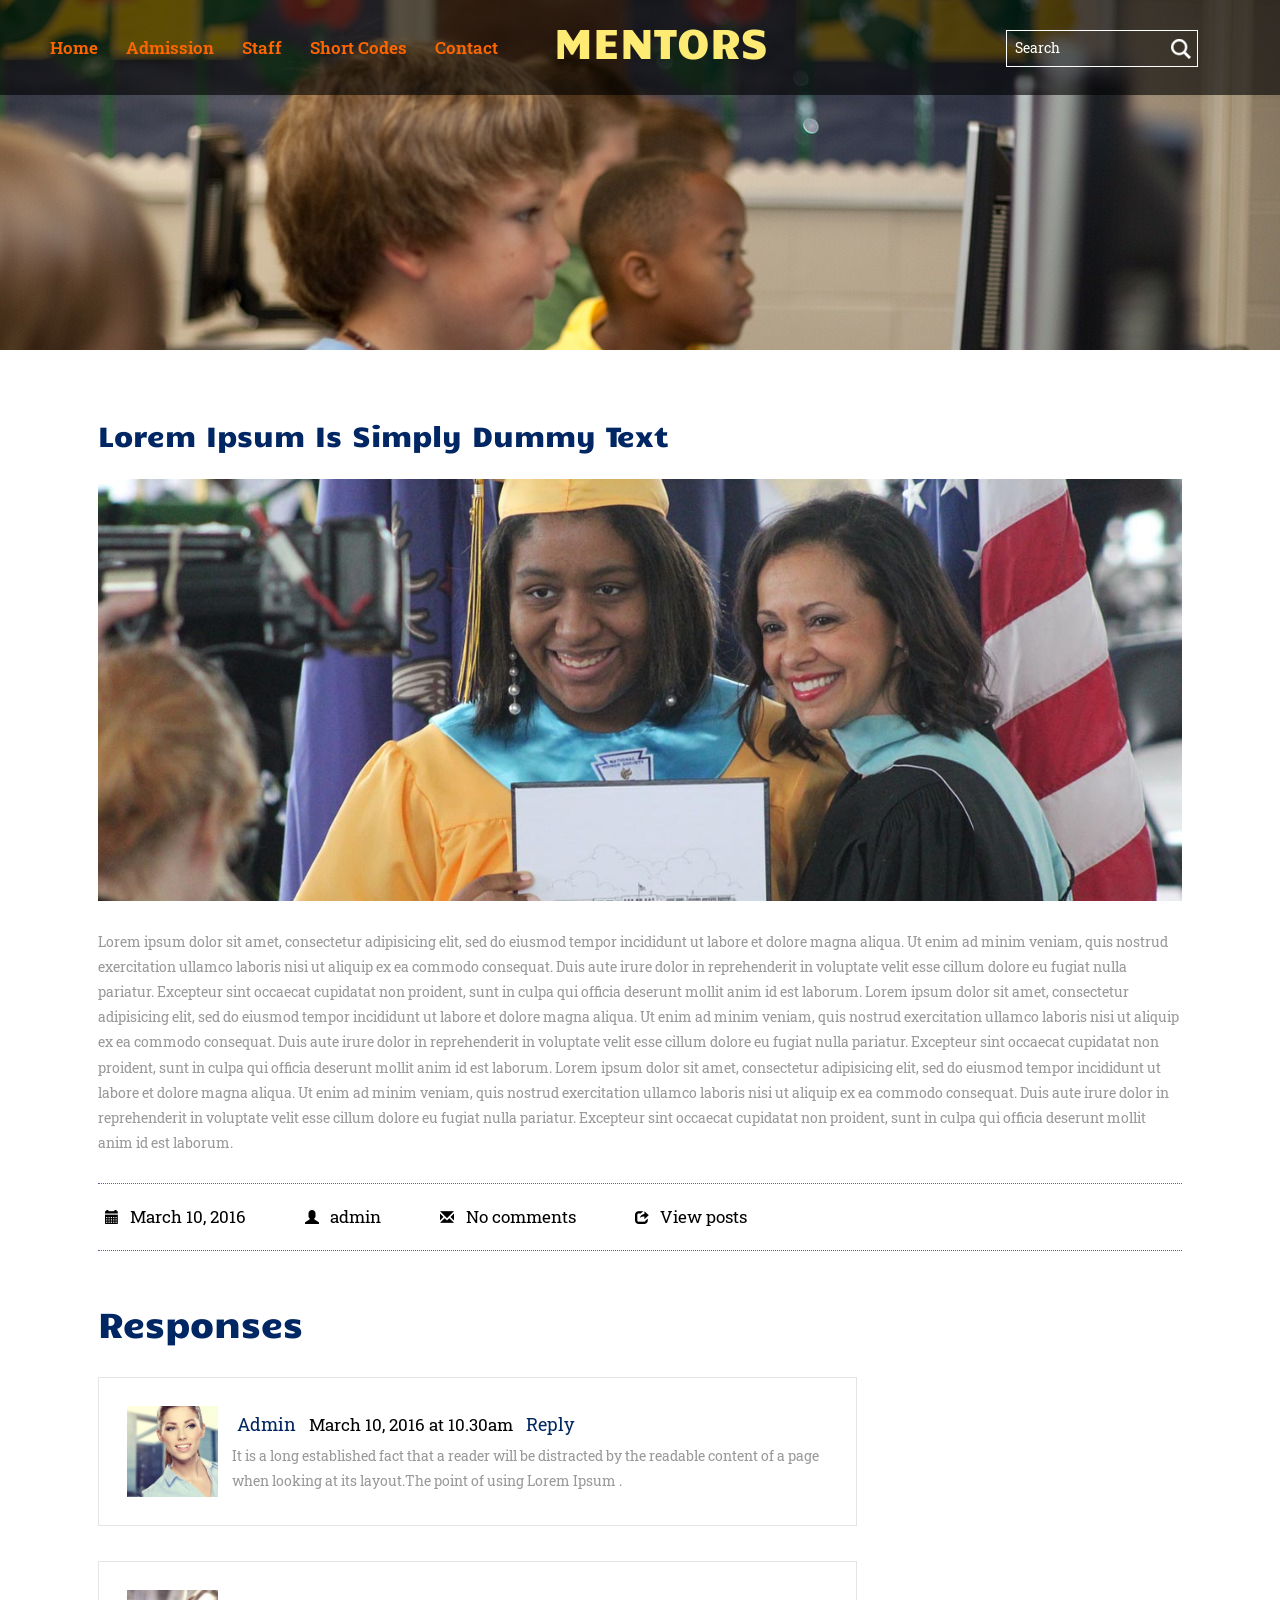
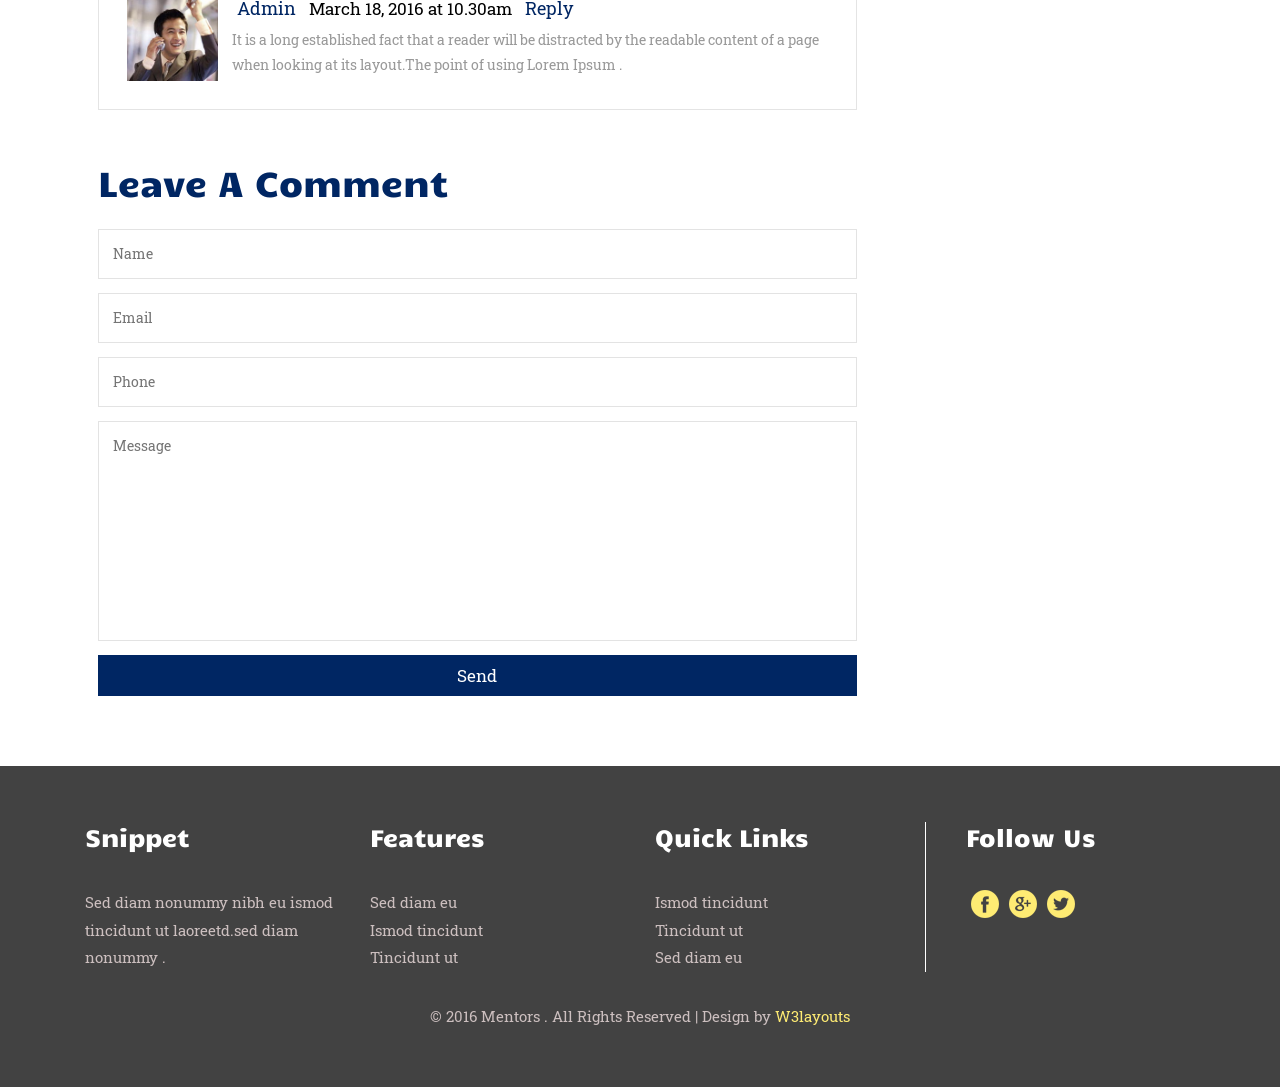
<file: singlepage.html>
<!--
Author: W3layouts
Author URL: http://w3layouts.com
License: Creative Commons Attribution 3.0 Unported
License URL: http://creativecommons.org/licenses/by/3.0/
-->
<!DOCTYPE html>
<html>
<head>
<title>Mentors a Education Category Flat Bootstrap Responsive Website Template | Singlepage :: w3layouts</title>
<link href="css/bootstrap.css" type="text/css" rel="stylesheet" media="all">
<link href="css/style.css" type="text/css" rel="stylesheet" media="all">
<!-- Custom Theme files -->
<meta name="viewport" content="width=device-width, initial-scale=1">
<meta http-equiv="Content-Type" content="text/html; charset=utf-8" />
<meta name="keywords" content="Mentors Responsive Web template, Bootstrap Web Templates, Flat Web Templates, Android Compatible Web template, 
Smartphone Compatible Web template, free Webdesigns for Nokia, Samsung, LG, SonyEricsson, Motorola Web design" />
<script type="application/x-javascript"> addEventListener("load", function() { setTimeout(hideURLbar, 0); }, false); function hideURLbar(){ window.scrollTo(0,1); } </script>
<!-- //Custom Theme files -->
<link rel="stylesheet" href="css/flexslider.css" type="text/css" media="screen" />
<!-- js -->
<script src="js/jquery-1.11.1.min.js"></script> 
<script src="js/bootstrap.js"> </script>
<!-- //js -->	
<!--fonts-->
<link href='//fonts.googleapis.com/css?family=Julius+Sans+One' rel='stylesheet' type='text/css'>
<link href='//fonts.googleapis.com/css?family=Candal' rel='stylesheet' type='text/css'>
<link href='//fonts.googleapis.com/css?family=Roboto+Slab' rel='stylesheet' type='text/css'>
<!--/fonts-->
</head>
<body>
	<!--banner-->
	<div class="banner-1">
		<!--header-->
		<div class="header">		
				<nav class="navbar navbar-default">
					<!-- Brand and toggle get grouped for better mobile display -->
						<div class="navbar-header">
							<button type="button" class="navbar-toggle collapsed" data-toggle="collapse" data-target="#bs-example-navbar-collapse-1">
								<span class="sr-only">Toggle navigation</span>
								<span class="icon-bar"> </span>
								<span class="icon-bar"> </span>
								<span class="icon-bar"> </span>
							</button>
						</div>
						<!-- Collect the nav links, forms, and other content for toggling -->
						<div class="collapse navbar-collapse" id="bs-example-navbar-collapse-1">
							<ul class="nav navbar-nav navbar-right">
								<li><a href="index.html">Home</a></li>
								<li><a href="admission.html" >Admission</a></li>
								<li><a href="staff.html" >Staff</a></li>
								<li><a href="shortcodes.html" >Short Codes</a></li>
								<li><a href="contact.html" >Contact</a></li>
							</ul>		
						</div>	
				</nav>	
				<div class="logo">
					<a class="navbar-brand" href="index.html">Mentors</a>
				</div>
				
				<div class="search-bar">
					<form action="#" method="post">
						<input type="text" name="search" value="Search" onfocus="this.value = '';" onblur="if (this.value == '') {this.value = 'Search';}">
						<input type="submit" value="">
					</form>
				</div>
				<div class="clearfix"> </div>			
		</div>	
		<!--//header-->
	</div>
	<!--//banner-->
<!--single-page-->
<div class="single">
	<div class="container">
		<div class="single-page-artical">
			<div class="artical-content">
				<h1>Lorem Ipsum is simply dummy text</h1>
				<img class="img-responsive" src="images/22.jpg" alt=" " style="visibility: visible; animation-delay: 0.5s; animation-name: zoomIn;">
						<p>Lorem ipsum dolor sit amet, consectetur adipisicing elit, sed do eiusmod tempor incididunt ut labore et dolore magna aliqua. Ut enim ad minim veniam, quis nostrud exercitation ullamco laboris nisi ut aliquip ex ea commodo consequat. Duis aute irure dolor in reprehenderit in voluptate velit esse cillum dolore eu fugiat nulla pariatur. Excepteur sint occaecat cupidatat non proident, sunt in culpa qui officia deserunt mollit anim id est laborum.
							 Lorem ipsum dolor sit amet, consectetur adipisicing elit, sed do eiusmod tempor incididunt ut labore et dolore magna aliqua. Ut enim ad minim veniam, quis nostrud exercitation ullamco laboris nisi ut aliquip ex ea commodo consequat. Duis aute irure dolor in reprehenderit in voluptate velit esse cillum dolore eu fugiat nulla pariatur. Excepteur sint occaecat cupidatat non proident, sunt in culpa qui officia deserunt mollit anim id est laborum.
							 Lorem ipsum dolor sit amet, consectetur adipisicing elit, sed do eiusmod tempor incididunt ut labore et dolore magna aliqua. Ut enim ad minim veniam, quis nostrud exercitation ullamco laboris nisi ut aliquip ex ea commodo consequat. Duis aute irure dolor in reprehenderit in voluptate velit esse cillum dolore eu fugiat nulla pariatur. Excepteur sint occaecat cupidatat non proident, sunt in culpa qui officia deserunt mollit anim id est laborum.</p>
			</div>
			<div class="artical-links">
				<ul>
					<li><i class="glyphicon glyphicon-calendar" aria-hidden="true"></i><span>March 10, 2016</span></li>
					<li><a href="#"><i class="glyphicon glyphicon-user" aria-hidden="true"></i><span>admin</span></a></li>
					<li><a href="#"><i class="glyphicon glyphicon-envelope" aria-hidden="true"></i><span>No comments</span></a></li>
					<li><a href="#"><i class="glyphicon glyphicon-share" aria-hidden="true"></i><span>View posts</span></a></li>	
				</ul>
			</div>
			<div class="comment-grid-top">
				<h2>Responses</h2>
					<div class="comments-top-top">
						<div class="top-comment-left">
								<a href="#"><img class="img-responsive" src="images/55.jpg" alt=""></a>
						</div>
						<div class="top-comment-right">
								<ul>
									<li><span class="left-at"><a href="#">Admin</a></span></li>
									<li><span class="right-at">March 10, 2016 at 10.30am</span></li>
									<li><a class="reply" href="#">Reply</a></li>
								</ul>
							<p>It is a long established fact that a reader will be distracted by the readable content of a page when looking at its layout.The point of using Lorem Ipsum . </p>
						</div>
							<div class="clearfix"> </div>
					</div>
					<div class="comments-top-top top-grid-comment">
							<div class="top-comment-left">
								<a href="#"><img class="img-responsive" src="images/56.jpg" alt=""></a>
							</div>
							<div class="top-comment-right">
								<ul>
									<li><span class="left-at"><a href="#">Admin</a></span></li>
									<li><span class="right-at">March 18, 2016 at 10.30am</span></li>
									<li><a class="reply" href="#">Reply</a></li>
								</ul>
								<p>It is a long established fact that a reader will be distracted by the readable content of a page when looking at its layout.The point of using Lorem Ipsum . </p>
							</div>
							<div class="clearfix"> </div>
					</div>
			</div>			
					<div class="artical-commentbox">
						<h3>leave a comment</h3>
						<div class="table-form">
							<form action="#" method="post">
								<input placeholder="Name" name="name" type="text" required="">
								<input placeholder="Email" name="email" type="email" required="">	
								<input placeholder="Phone" name="phone" type="text" required="">									
								<textarea placeholder="Message" name="message" ></textarea>
								<input type="submit" value="Send">
							</form>
						</div>
					</div>	
				</div>
			</div>
		</div>
	<!--single-page-->
<!--footer-->
	<div class="footer">
		<div class="container">
			<div class="col-md-3 footer-left wow fadeInLeft animated" data-wow-delay=".5s">
				<h4>Snippet</h4>
				<p>Sed diam nonummy nibh eu ismod tincidunt ut laoreetd.sed diam nonummy .</p>
			</div>
			<div class="col-md-3 footer-left wow fadeInLeft animated" data-wow-delay=".5s">
				<h4>Features</h4>
				<ul>
					<li><a href="singlepage.html">Sed diam eu</a></li>
					<li><a href="singlepage.html">Ismod tincidunt </a></li>
					<li><a href="singlepage.html">Tincidunt ut </a></li>
				</ul>
			</div>
			<div class="col-md-3 footer-left wow fadeInRight animated" data-wow-delay=".5s">
				<h4>Quick Links</h4>
				<ul>
					<li><a href="singlepage.html">Ismod tincidunt </a></li>
					<li><a href="singlepage.html">Tincidunt ut </a></li>
					<li><a href="singlepage.html">Sed diam eu</a></li>
				</ul>
			</div>
			<div class="col-md-3 soci wow fadeInRight animated" data-wow-delay=".5s">
				<h4>Follow Us</h4>
				<ul>
					<li><a href="#"><i class="f-1"> </i></a></li>
					<li><a href="#"><i class="t-1"> </i></a></li>
					<li><a href="#"><i class="g-1"> </i></a></li>
				</ul>
			</div>
				<div class="clearfix"></div>
			<div class="copy animated wow fadeInUp animated animated" data-wow-duration="1200ms" data-wow-delay="500ms">
				<p>© 2016 Mentors . All Rights Reserved | Design by  <a href="http://w3layouts.com/" target="_blank">W3layouts</a> </p>
			</div>
		</div>
	</diV>
<!--footer-->		
</body>
</html>
</file>
<file: css/style.css>
/*--
Author: W3layouts
Author URL: http://w3layouts.com
License: Creative Commons Attribution 3.0 Unported
License URL: http://creativecommons.org/licenses/by/3.0/
--*/
body{
	background-color:#fff;
	margin:0;
	font-family: 'Roboto Slab', serif;
}
body a{
	transition: 0.5s all ease;
	-webkit-transition: 0.5s all ease;
	-moz-transition: 0.5s all ease;
	-o-transition: 0.5s all ease;
	-ms-transition: 0.5s all ease;
}
h1,h2,h3,h4,h5,h6{
	margin:0;			   
}
p{
	margin:0;
}
ul,label{
	margin:0;
	padding:0;
}
body a:hover{
	text-decoration:none;
}
/*--banner--*/
.banner{
	min-height: 750px;
	background:url(../images/banner.jpg)no-repeat 0px 0px;
	background-size:cover;
	position: relative;
}
.header {
    background: rgba(0, 0, 0, 0.61);
    padding: .5em 0;
}
nav.navbar.navbar-default {
	background: none;
    border: none;
    margin: 2.2em 0 0;
    float: left;
    width: 35.5%;
}
a.navbar-brand {
  padding: 0;
  line-height: 1.6em;
 height: inherit;
}
.navbar-nav li {
      margin: 0 1em;
}
.navbar-nav li a {
color: #FF6600!important;
    font-size: 1.2em;
    padding: 0;
    font-weight: 600;
}
.navbar-nav li a:hover,.navbar-nav li a.active{
   color:#FEEB73 !important;
   background: none;
}
.navbar-nav a {
	-webkit-transition: color 0.3s;
	-moz-transition: color 0.3s;
	transition: color 0.3s;
}
.navbar-nav a::before {
  position: absolute;
  top: 65%;
  left: 50%;
  color: transparent;
  content: '.';
  text-shadow: 0 0 transparent;
  font-size: 1.7em;
  -webkit-transition: text-shadow 0.3s, color 0.3s;
  -moz-transition: text-shadow 0.3s, color 0.3s;
  transition: text-shadow 0.3s, color 0.3s;
  -webkit-transform: translateX(-50%);
  -moz-transform: translateX(-50%);
  transform: translateX(-50%);
}
.logo {
	float: left;
    width: 20%;
    margin-left: 11em
}
.logo a {
    font-size: 3em;
	color:#FEEB73;
	font-family: 'Candal', sans-serif;
	text-transform:uppercase;
}
.header-right-text {
    float: left;
    margin: 33px 3em 0 0em;
}
.header-right-text h3 {
    color: #ffffff;
    font-size: 1.2em;
}
.logo a h1 {
    font-size: 2em;
    color: #92d8f9 ;
	font-family: 'Titillium Web', sans-serif;
}
.navbar-nav a:hover::before,
.navbar-nav a:focus::before ,.navbar-nav  a.active::before{
	color: #fff;
	text-shadow: 10px 0 #FEEB73 , -10px 0 #FEEB73 ;
}
.navbar-nav a:hover,
.navbar-nav a:focus {
	color: #1bd6f2 ;
}
.header-logo.navbar-brand {
  padding: 0;
}
.search-bar {
    width: 15%;
    float: left;
    position: relative;
    margin: 23px auto 0;
    margin-left: 14em;
}
.search-bar input[type="text"] {
    width: 100%;
    padding: 8px 45px 8px 8px;
    border: 1px solid #ffffff;
    background: none;
    display: inline-block;
    outline: none;
    -webkit-appearance: none;
    vertical-align: -webkit-baseline-middle;
    color: #ffffff;
    font-size: 0.975em;
}
.header-right-text h3 span {
    color: #ffffff;
    font-size: 15px;
    padding: 0px 7px;
}
.header-right-text h3 i {
	font-size: 15px;
}
.search-bar input[type="submit"] {
    background: url(../images/search.png)no-repeat 0px 0px;
    outline: none;
    -webkit-appearance: none;
    border: 0;
    display: inline-block;
    vertical-align: -webkit-baseline-middle;
    position: absolute;
    width: 24px;
    height: 24px;
    top: 7px;
    right: 5px;
}
.banner-info {
    width:100%;
    padding: 17em 0 0;
}
.banner h1 {
    font-size: 4em;
    line-height:1.2em;
    color: #FEEB73;
    font-family: 'Candal', sans-serif;
    letter-spacing: 1px;
	text-align:center;
}
.banner-info span {
    font-size: 0.6em;
	text-align:center;
	font-family: 'Julius Sans One', sans-serif;
}
.banner-info p {
    font-size: 1.1em;
    margin: 1em 0;
    line-height: 1.8em;
    color: #fff;
	text-align:center;
}
/* Shutter In Horizontal */
.hvr-shutter-in-horizontal {
    display: inline-block;
    vertical-align: middle;
    -webkit-transform: translateZ(0);
    transform: translateZ(0);
    box-shadow: 0 0 1px rgba(0, 0, 0, 0);
    -webkit-backface-visibility: hidden;
    backface-visibility: hidden;
    -moz-osx-font-smoothing: grayscale;
    position: relative;
    background:#FEEB73;
	/*-- w3layouts --*/
    -webkit-transition-property: color;
    transition-property: color;
    -webkit-transition-duration: 0.3s;
    transition-duration: 0.3s;
    text-decoration: none;
    padding: 0.6em 1.5em;
    font-size: 1em;
    color: #fff;
}
.hvr-shutter-in-horizontal:before {
  content: "";
  position: absolute;
  z-index: -1;
  top: 0;
  bottom: 0;
  left: 0;
  right: 0;
  background:#002663;
  -webkit-transform: scaleX(1);
  transform: scaleX(1);
  -webkit-transform-origin: 50%;
  transform-origin: 50%;
  -webkit-transition-property: transform;
  transition-property: transform;
  -webkit-transition-duration: 0.3s;
  transition-duration: 0.3s;
  -webkit-transition-timing-function: ease-out;
  transition-timing-function: ease-out;
}
.hvr-shutter-in-horizontal:hover, .hvr-shutter-in-horizontal:focus, .hvr-shutter-in-horizontal:active {
  color: #000;
  text-decoration: none;
}
.hvr-shutter-in-horizontal:hover:before, .hvr-shutter-in-horizontal:focus:before, .hvr-shutter-in-horizontal:active:before {
  -webkit-transform: scaleX(0);
  transform: scaleX(0);
}
/*--students--*/
.students-left {
    background-color: #eee;
    padding: 5.89em 7em;
}
.students-right {
    padding: 0;
}
.students h2 {
    font-family: 'Candal', sans-serif;
    font-size: 2.5em;
    line-height: 1.3em;
	/*-- agileits --*/
    margin: 0;
    color: #002663;
}
.students h3 {
    font-size: 1.7em;
    line-height: 1.3em;
    margin: 0.8em 0 0;
    color: #000000;
}
.students p {
    font-size: 1.1em;
    margin: 1em 0;
    line-height: 1.8em;
    color: #777;
    text-align: left;
}
.students-right li {
    display: inline-block;
    float: left;
    width: 50%;
}
.students-right img{
    width: 100%;
}
/*--best--*/
.best{
    padding:5em 0;
}
.best h3 {
    font-family: 'Candal', sans-serif;
    font-size: 2em;
    line-height: 1.3em;
    margin: 0 0 1.5em;
    color: #002663;
}
.best h4 {
    font-family: 'Candal', sans-serif;
    font-size: 1.4em;
    line-height: 1.3em;
    margin: 0;
    color: #002663;
}
.best h4 a{
    color: #002663;
}
.best h4 a:hover{
    color: #000000;
}
.best h5 {
	/*-- w3layouts --*/
    font-size: 1.2em;
    line-height: 1.3em;
    margin:0.8em 0 0;
    color: #000000;
}
.best h6 a {
    font-family: 'Candal', sans-serif;
    font-size: 1.3em;
    line-height: 1.3em;
    margin: 0;
    color: #002663;
	text-decoration:none;
}
.best h6 a:hover{
    color: #000000;
}
.bes-top h6 {
    margin-top: 1em;
}
.best p {
    font-size: 1.1em;
    margin: 1em 0;
    line-height: 1.8em;
    color: #777;
    text-align: left;
}
.bes-lft {
    float: left;
    width: 30%;
}
.bes-rgt {
    float: left;
    width: 70%;
    padding: 0 1em;
}
.bes-top li {
    display: inline-block;
    width: 30%;
    margin: 1%;
}
.bes-top1 {
    margin-top: 2em;
}
/*--course--*/
.course {
    padding: 4em 0;
    background: #eee;
}
.course h3 {
    /*-- agileits --*/
	font-family:'Candal', sans-serif;
    font-size: 2em;
    line-height: 1.3em;
    margin: 0 0 1.5em;
    color: #002663;
}
.course p {
    font-size: 1.1em;
    margin: 1em 0;
    line-height: 1.8em;
    color: #777;
    text-align: left;
}
.course li {
    display: inline-block;
    width: 100%;
}
.course li a {
    text-decoration: none;
    color: #000;
    vertical-align: middle;
    font-size: 1.1em;
	line-height:2.2em;
}
.course li a:hover {
    color: #002663;
}
.course li a span {
    width: 22px;
    height: 14px;
    display: inline-block;
    background: url(../images/icon1.png) no-repeat 1px -1px;
    margin-right: 0.5em;
    vertical-align: middle;
}
/*--semst--*/
.semst{
    padding:4em 0;
}
.semst h3 {
    font-family: 'Candal', sans-serif;
    font-size: 2em;
    line-height: 1.3em;
    margin: 0 0 1.5em;
    color: #002663;
}
.semst p {
    font-size: 1.1em;
    margin: 1em 0;
    line-height: 1.8em;
    color: #777;
    text-align: left;
}
.semst-left li {
    display: inline-block;
    width: 30%;
    margin: 0 1%;
}
.semst input[type="text"] {
    font-size: 1.2em;
    color: #A5A5A5;
    padding: 0.55em 0.5em 0.55em 0.5em;
    width: 100%;
    outline: none;
    border: none;
    background: none;
    border-bottom: 1px solid #000;
    margin: 0 0 1em;
}
.semst input[type="submit"]:hover {
    background: #000000;
    transition: 0.5s all;
    -webkit-transition: 0.5s all;
    -moz-transition: 0.5s all;
    -o-transition: 0.5s all;
}
.semst input[type="submit"] {
    padding: 0.55em 0em;
    font-size: 1em;
    width: 25%;
    background: #002663;
    color: #fff;
    border: none;
    outline: none;
    float: right;
}
/*--footer--*/
.footer h4 {
    font-family: 'Candal', sans-serif;
    font-size: 1.7em;
    line-height: 1.3em;
    margin: 0 0 1.5em;
    color: #fff;
}
.soci li{
	display:inline-block;
	margin:0 0.2em;
}
i.f-1 {
    width: 30px;
    height: 30px;
    background: url(../images/soci.png)no-repeat -10px -8px;
    float: left;
    vertical-align: middle;
}
i.f-1:hover{
	opacity:0.5;
}
i.t-1 {
     width: 30px;
    height: 30px;
    background: url(../images/soci.png)no-repeat -44px -8px;
    float: left;
    vertical-align: middle;
}
i.t-1:hover{
	opacity:0.5;
}
i.g-1{
   width: 30px;
    height: 30px;
    background: url(../images/soci.png)no-repeat -80px -8px;
    float: left;
    vertical-align: middle;
}
i.g-1:hover{
	opacity:0.5;
}
.footer-left li {
   display:block;
}
.footer-left li a {
    color: #CCBFBF;
    font-size: 1.1em;
	line-height:1.8em;
    text-decoration: none;
}
.footer-left li a:hover {
    color:#FEEB73;
}
.footer p {
    font-size: 1.1em;
    margin: 2em 0 0;
    line-height: 1.8em;
    color: #CCBFBF;
}
.footer {
    padding: 4em 0;
    background-color: #424242;
}
.soci {
    border-left: 1px solid #fff;
    min-height: 150px;
    padding-left: 40px;
}
ul.social-icons1 li {
    display: inline-block;
    margin: 0 5px;
}
.staff-top h5 {
    color: #002663;
    font-size: 1.3em;
    font-family: 'Candal', sans-serif;
    margin-top: 1em;
    text-align: center;
}
.staff-top p {
    text-align: center;
}
.copy {
    text-align: center;
}
.copy a {
    color: #FEEB73;
}
.copy a:hover{
    color:#CCBFBF;
}
.banner-1 {
    min-height: 350px;
    background: url(../images/banner.jpg)no-repeat 0px 0px;
    background-size: cover;
}
.team h2 {
    font-size: 2em;
    color: #002663;
    margin-bottom: 1em;
    font-family: 'Candal', sans-serif;
    line-height: 1.3em;
}
.team {
    margin: 0 0 5em;
    text-align: center;
}
.team p {
    font-size: 1.1em;
    color: #555;
    line-height: 1.8em;
}
.team-grids {
  position: relative;
}
.team-info {
  margin-top: 3em;
}
.team-grids a {
	overflow: hidden;
	position: relative;
	display: block;
}
.captn h4 {
  color: #002663;
  margin: .1em 0 0;
  font-size: 1.7em;
  font-family: 'Candal', sans-serif;
}
.captn p {
    color: #002663;
    font-size: 0.95em;
    font-weight: 100;
    margin-top: 0.5em;
    margin-bottom: 0.5em;
}
.team-info img {
    width: 100%;
}
.team-grids a .captn {
  display: inline-block;
  height: 100%;
  width: 100%;
  font-weight: 800;
  color: #002663;
  position: absolute;
  bottom: -86%;
  right: 0%;
  background-color:rgba(254, 235, 115, 0.56);
  padding: 2% 10%;
  text-align: center;
  -o-transition: all 0.3s ease;
  -moz-transition: all 0.3s ease;
  -ms-transition: all 0.3s ease;
  -webkit-transition: all 0.3s ease;
  transition: all 0.3s ease;
}
.fa {
    font-size:1.5em! important;
}
.team-grids a:hover .captn {
  width: 100%;
  bottom: 0%;
  padding: 44% 10%;
    right: 0%;
}
/*--team--*/
img.zoom-img {
     transform: scale(1, 1);
	-webkit-transform: scale(1, 1);
	-moz-transform: scale(1, 1);
	-ms-transform: scale(1, 1);
	-o-transform: scale(1, 1);
	transition-timing-function: ease-out;
	-webkit-transition-timing-function: ease-out;
	-moz-transition-timing-function: ease-out;
	-ms-transition-timing-function: ease-out;
	-o-transition-timing-function: ease-out;
	-webkit-transition-duration: .5s;
	-moz-transition-duration: .5s;
	-ms-transition-duration: .5s;
	-o-transition-duration: .5s;
}
.history-grid-image:hover img.zoom-img {
     transform: scale(1.08);
	-webkit-transform: scale(1.08);
	-moz-transform: scale(1.08);
	-ms-transform: scale(1.08);
	-o-transform: scale(1.08);
	-webkit-transition-timing-function: ease-in-out;
	-webkit-transition-duration: 750ms;
	-moz-transition-timing-function: ease-in-out;
	-moz-transition-duration: 750ms;
	-ms-transition-timing-function: ease-in-out;
	-o-transition-timing-function: ease-in-out;
	-ms-transition-duration: 750ms;
	-o-transition-duration: 750ms;
	overflow: hidden;
}
.history-grid-image {
    overflow: hidden;
}
/*-- single --*/
.single {
    padding: 5em 0;
}
.artical-links ul {
    padding: 1.5em 0;
    border: 1px dotted #4E629C;
    border-left: none;
    border-right: none;
}
.artical-links ul li {
    display: inline-block;
    padding-left: 4em;
    color: #000000;
    font-size: 1em;
}
.artical-links ul li:nth-child(1) {
    padding-left: .5em;
}
.artical-links ul li i {
    vertical-align: inherit;
    margin-right: .8em;
}
.artical-links ul li a{
	color:#000000;
}
.artical-links ul li a:hover{
	text-decoration:underline;
	color:#002663;
}
.artical-content h1{
	color:#002663;
    text-align: left;
    text-transform: capitalize;
    font-size: 2em;
	font-family: 'Candal', sans-serif;
    margin: 0 0 1em;
}
.artical-content p {
	color: #999;
	font-size: 1em;
	line-height: 1.8em;
	margin:2em 0;
}
/*---comment-box----*/
.table-form{
	margin: 2em 0 0;
}
.table-form input[type="text"],.table-form input[type="email"],.table-form textarea{
	border:1px solid #E3E3E3;
	outline: none;
	padding: 1em;
	color:#999;
	overflow: hidden;
	display: block;	
	font-size: 1em;
	background:none;
}
.table-form input[type="email"]{
	margin:1em 0;
}
.table-form textarea{
	min-height:220px;
	resize: none;
	margin:1em 0;
}
.table-form input[type="submit"],.table-form textarea,.table-form input[type="text"],.table-form input[type="email"] {
	width:70%;
}
.table-form input[type="submit"] {
	background:#002663;
	color: #fff;
	font-size: 1.2em;
	display: block;
	outline: none;
	border: none;
	padding:0.5em 0;
	text-align:center;
	transition: 0.5s all;
	-webkit-transition: 0.5s all;
	-o-transition: 0.5s all;
	-moz-transition: 0.5s all;
	-ms-transition: 0.5s all;
}
.table-form input[type="submit"]:hover{
	background:#000000;
}
.comment-grid-top h2, .artical-commentbox h3 {
    color: #002663;
	font-family: 'Candal', sans-serif;
    text-transform: capitalize;
    padding-top: 1.5em;
    margin: 0;
    font-size: 2.5em;
}
.top-comment-left{
	float: left;
	width: 13%;
}
.top-comment-right{
	float: left;
	width:84%;
	margin-left:1em;
}
.top-comment-right ul{
	padding: 0;
	margin: 0;
}
.top-comment-right ul li {
    display: inline-block;
    color:#000000;
    padding: 0.3em;
    font-size: 1.2em;
}
.top-comment-right ul li a {
    text-decoration: none;
    font-size: 1.1em;
    color: #002663;
    transition: 0.5s all;
    -webkit-transition: 0.5s all;
    -o-transition: 0.5s all;
    -moz-transition: 0.5s all;
    -ms-transition: 0.5s all;
}
.top-comment-right ul li a:hover{
	color:#000000;
}
.top-comment-right p {
  color:#999;
  font-size: 1em;
  margin: 0;
  line-height: 1.8em;
}
.comments-top-top {
    margin: 2.5em 0 0;
    border: 1px solid #E4E4E4;
    padding: 2em;
    width: 70%;
	 transition: 0.5s all;
    -webkit-transition: 0.5s all;
    -o-transition: 0.5s all;
    -moz-transition: 0.5s all;
    -ms-transition: 0.5s all;
}
.comments-top-top:hover{
	 border-color:#4E629C;
}
.blog-top p {
	font-size: 1em;
	color: #fff;
	line-height: 1.8em;
	text-align: left;
	margin: 1em 0;
}
.artical-content img {
  width: 100%;
}
.artical-links ul li span {
    font-size: 1.2em;
    display: inline-block;
}
.artical-content,.artical-links,.comment-grid-top,.artical-commentbox {
    padding: 0 2em;
}
/*--about--*/
.about {
    padding: 5em 0;
}
.about p,.staff p {
    font-size: 1.1em;
    margin: 1em 0;
    line-height: 1.8em;
    color: #555;
    text-align: left;
}
.about h1 {
    font-family: 'Candal', sans-serif;
    font-size: 2em;
    line-height: 1.3em;
    margin: 0 0 1.5em;
    color: #002663;
}
.about h4 {
    font-family: 'Julius Sans One', sans-serif;
    font-size: 1.7em;
    line-height: 1.3em;
    margin: 0;
    color: #000000;
}
.abt-1 img {
    width: 100%;
}
.about-top {
    margin-top: 5em;
}
.about h2,.about h3 {
    font-family: 'Candal', sans-serif;
    font-size: 1.6em;
    line-height: 1.3em;
    margin: 0 0 1em;
    color: #002663;
}
.about-top li,.staff-left li {
    display: block;
}
.about-top li a,.staff-left li a {
    color: #555;
    font-size: 1.1em;
    line-height: 2em;
    text-decoration:underline;
}
.about-top li a:hover,.staff-left li a:hover{
    color:#000000;
}
.abt-1 ul {
    margin-top: 1em;
}
/*--staff--*/
.staff h3,.staff h1 {
    font-family: 'Candal', sans-serif;
    font-size: 2em;
    line-height: 1.3em;
    margin: 0 0 1em;
    color: #002663;
}
.staff-top li {
    display: inline-block;
    width: 21%;
    float: left;
    margin: 0 2%;
}
.staff-top img{
    width:100%;
}
.staff-top {
    margin-top: 5em;
}
.staff {
    padding: 5em 0;
}
/*--contact-starts--*/
.contact{
	padding:6em 0px;
}
.contact h1 {
    font-family: 'Candal', sans-serif;
    font-size: 3em;
    line-height: 1.3em;
    margin: 0 0 1em;
    color: #002663;
}
.contact-top{
	text-align:center;
}
.contact-text{
	margin-top:4%;
}
.contact-right input[type="text"] {
	width:32.48%;
	margin: 0px;
	color: #000;
	background: none;
	padding: 15px 10px;
	outline: none;
	border: 1px solid #000;
}
.contact-right textarea {
	width: 100%;
	color: #000;
	resize: none;
	background: none;
	height: 12.7em;
	padding: 15px;
	outline: none;
	border: 1px solid #000;
	margin-top: 1.4%;
}
.submit-btn input[type=submit] {
	color: #000;
	padding: 9px 42px;
	font-size: 15px;
	cursor: pointer;
	margin: 20px 0 0 0px;
	border: 1px solid #000;
	background: none;
	outline: none;
}
.submit-btn input[type=submit]:hover{
	background:#000000;
	border: 1px solid #000000;
	color:#fff;
	transition: 0.5s all;
	-webkit-transition: 0.5s all;
	-moz-transition: 0.5s all;
	-ms-transition: 0.5s all;
	-o-transition: 0.5s all;
}
.address h5,.address h2 {
    color: #002663;
    font-size: 1.5em;
    margin: 0;
	font-family: 'Candal', sans-serif;
}
.contact-right input[type="text"]:nth-child(2) {
	margin: 0 7px;
}
.address p {
    color: #999;
    font-size: 1.1em;
    line-height: 1.8em;
    margin-top: 1em;
}
.address p span{
	display:block;
}
.address p a{
	color: #999;
}
.address:nth-child(1){
	margin-bottom:2em;
}
/*--contact-end--*/
/*--map-starts--*/
.map iframe{
	width:100%;
	height:350px;
}
/*--map-end--*/
/*--Typography--*/
h3.title {
    color: #002663;
    font-size: 3em;
	font-family: 'Candal', sans-serif;
	text-align:center;
}
.show-grid [class^=col-] {
    background: #fff;
    text-align: center;
    margin-bottom: 10px;
    line-height: 2em;
    border: 10px solid #f0f0f0;
}
.show-grid [class*="col-"]:hover {
    background: #e0e0e0;
}
.grid_3{
	margin-bottom:2em;
}
.xs h3, h3.m_1{
	color:#000;
	font-size:1.7em;
	font-weight:300;
	margin-bottom: 1em;
}
.grid_3 p{
  color: #999;
  font-size: 0.85em;
  margin-bottom: 1em;
  font-weight: 300;
}
.grid_4{
	background:none;
	margin-top:50px;
}
.label {
  font-weight: 300 !important;
  border-radius:4px;
}  
.grid_5{
	background:none;
	padding:2em 0;
}
.grid_5 h3, .grid_5 h2, .grid_5 h1, .grid_5 h4, .grid_5 h5, h3.hdg, h3.bars {
	margin-bottom: 1em;
    color:#002663;
    font-family:'Candal', sans-serif;
}
.table > thead > tr > th, .table > tbody > tr > th, .table > tfoot > tr > th, .table > thead > tr > td, .table > tbody > tr > td, .table > tfoot > tr > td {
  border-top: none !important;
}
.tab-content > .active {
  display: block;
  visibility: visible;
}
.pagination > .active > a, .pagination > .active > span, .pagination > .active > a:hover, .pagination > .active > span:hover, .pagination > .active > a:focus, .pagination > .active > span:focus {
  z-index: 0;
}
.badge-primary {
  background-color: #03a9f4;
}
.badge-success {
  background-color: #8bc34a;
}
.badge-warning {
  background-color: #ffc107;
}
.badge-danger {
  background-color: #e51c23;
}
.grid_3 p{
  line-height: 2em;
  color: #888;
  font-size: 0.9em;
  margin-bottom: 1em;
  font-weight: 300;
}
.bs-docs-example {
  margin: 1em 0;
}
section#tables  p {
 margin-top: 1em;
}
.tab-container .tab-content {
  border-radius: 0 2px 2px 2px;
  border: 1px solid #e0e0e0;
  padding: 16px;
  background-color: #ffffff;
}
.table td, .table>tbody>tr>td, .table>tbody>tr>th, .table>tfoot>tr>td, .table>tfoot>tr>th, .table>thead>tr>td, .table>thead>tr>th {
  padding: 15px!important;
}
.table > thead > tr > th, .table > tbody > tr > th, .table > tfoot > tr > th, .table > thead > tr > td, .table > tbody > tr > td, .table > tfoot > tr > td {
  font-size: 0.9em;
  color: #999;
  border-top: none !important;
}
.tab-content > .active {
  display: block;
  visibility: visible;
}
.label {
  font-weight: 300 !important;
}
.label {
  padding: 4px 6px;
  border: none;
  text-shadow: none;
}
.nav-tabs {
  margin-bottom: 1em;
}
.alert {
  font-size: 0.85em;
}
h1.t-button,h2.t-button,h3.t-button,h4.t-button,h5.t-button {
 line-height:1.8em;
  margin-top:0.5em;
  margin-bottom: 0.5em;
}
li.list-group-item1 {
  line-height: 2.5em;
}
.input-group {
  margin-bottom: 20px;
  }
.in-gp-tl{
 padding:0;
}
.in-gp-tb{
 padding-right:0;
}
.list-group {
  margin-bottom: 48px;
}
 ol {
  margin-bottom: 44px;
}
h2.typoh2{
    margin: 0 0 10px;
}
@media (max-width:768px){
	.grid_5 {
		padding: 0 0 1em;
	}
	.grid_3 {
		margin-bottom: 0em;
	}
}
@media (max-width:640px){
	h1, .h1, h2, .h2, h3, .h3 {
		margin-top: 0px;
		margin-bottom: 0px;
	}
	.grid_5 h3, .grid_5 h2, .grid_5 h1, .grid_5 h4, .grid_5 h5, h3.hdg, h3.bars {
		margin-bottom: .5em;
	}
	.progress {
		height: 10px;
		margin-bottom: 10px;
	}
	ol.breadcrumb li,.grid_3 p,ul.list-group li,li.list-group-item1 {
		font-size: 14px;
	}
	.breadcrumb {
		margin-bottom: 10px;
	}
	.well {
		font-size: 14px;
		margin-bottom: 10px;
	}
	h2.typoh2 {
		font-size: 1.5em;
	}
	.label {
		font-size: 60%;
	}
}
@media (max-width:480px){
	.banner {
		min-height: 405px;
	}
	.table h1 {
		font-size: 26px;
	}
	.table h2 {
		font-size: 23px;
	}
	.table h3 {
		font-size: 20px;
	}
	.label {
		font-size: 53%;
	}
	.alert,p {
		font-size: 14px;
	}
	.pagination {
		margin: 20px 0 0px;
	}
}
@media (max-width: 320px){
	.grid_4 {
		margin-top: 18px;
	}
	h3.title {
		font-size: 1.6em;
	}
	.alert, p,ol.breadcrumb li, .grid_3 p,.well, ul.list-group li, li.list-group-item1,a.list-group-item {
		font-size: 13px;
	}
	.alert {
		padding: 10px;
		margin-bottom: 10px;
	}
	ul.pagination li a {
		font-size: 14px;
		padding: 5px 11px;
	}
	.list-group {
		margin-bottom: 10px;
	}
	.well {
		padding: 10px;
	}
	.nav > li > a {
		font-size: 14px;
	}
	table.table.table-striped,.table-bordered,.bs-docs-example {
		display: none;
	}
}
.typo {
    padding: 5em 0;
}
/*--//Typography --*/
/*-- responsive design --*/
@media (max-width:1440px){
.students-left {
    padding: 3.44em 7em;
}
}
/*-- responsive design --*/
@media (max-width:1366px){
nav.navbar.navbar-default {
    width: 37.5%;
}
.logo {
    margin-left: 6em;
}
.students-left {
    padding: 2.95em 7em;
}
}
/*-- responsive design --*/
@media (max-width:1280px){
nav.navbar.navbar-default {
    width: 40%;
}
.logo {
    margin-left: 3em;
}
.students-left {
    padding: 2.08em 5em;
}
}
/*-- responsive design --*/
@media (max-width:1024px){
.navbar-nav li {
    margin: 0 0.8em;
}
nav.navbar.navbar-default {
    width: 47%;
}
.search-bar {
    width: 15%;
    float: left;
    position: relative;
    margin: 14px auto 0;
	    margin-left: 14em;
}
.header-right-text {
    float: left;
    margin: 22px 2em 0 0em;
}
.logo {
    margin-left: 2em;
    width: 21%;
}
.logo a {
    font-size: 2.5em;
}
.header-right-text h3 {
    font-size: 1em;
}
nav.navbar.navbar-default {
    margin: 1.5em 0 0;
}
	nav.navbar.navbar-default {
	    width: 37%;
	}
	.navbar-nav li a {
    	font-size: 1em;
    }
    .navbar-collapse.collapse {
	    padding: 0;
	}
.banner h1 {
    font-size: 3em;
}
.banner-info {
    padding: 8em 0 0;
}
.banner {
    min-height: 580px;
}
.students h2 {
    font-size: 2em;
}
.students h3 {
    font-size: 1.4em;
    margin: 0.5em 0 0;
}
.students-left {
    padding: 1.3em 3em;
}
.students p {
    font-size: 1em;
}
.best h3 {
    font-size: 1.7em;
}
.best h4 {
	font-size: 1.2em;
}
.best h5 {
    font-size: 1.1em;
}
.best p {
    font-size: 1em;
}
.best h6 a {
    font-size: 1.2em;
}
.best {
    padding: 3em 0;
}
.course h3 {
    font-size: 1.7em;
}
.course {
    padding: 3em 0;
}
.semst h3 {
    font-size: 1.7em;
}
.semst {
    padding: 3em 0;
}
.course p {
    font-size: 1em;
}
.course li a {
    font-size: 1em;
}
.semst p {
    font-size: 1em;
}
.footer {
    padding: 3em 0 0;
}
.footer h4 {
    font-size: 1.5em;
}
.footer p {
    font-size: 1em;
}
.about {
    padding: 3em 0;
}
.about h4 {
    font-size: 1.5em;
}
.about p, .staff p {
    font-size: 1em;
}
.about-top {
    margin-top: 3em;
}
.about h2,.about h3 {
    font-size: 1.2em;
}
.about-top li a, .staff-left li a {
    font-size: 1em;
}
.staff {
    padding: 3em 0;
}
.staff h3,.staff h1 {
    font-size: 1.7em;
}
.staff-top {
    margin-top: 3em;
}
.contact {
    padding: 3em 0px;
}
.contact h1 {
    font-size: 1.7em;
}
.address h5,.address h2 {
    font-size: 1.4em;
}
.contact-right input[type="text"] {
    width: 32.3%;
}
.address p {
    font-size: 1em;
}
.comment-grid-top h2, .artical-commentbox h3 {
    font-size: 2em;
}
.single {
    padding: 3em 0;
}
.banner-1 {
    min-height: 250px;
}
}
/*-- responsive design --*/
@media (max-width:991px){
.navbar-nav li {
    margin: 0 0.7em;
}
.course-left {
    float: left;
    width: 33.3%;
}
.footer-left {
    float: left;
    width: 25%;
}
.soci{
    float: left;
    width: 25%;
}
.about-left {
    float: left;
    width: 38%;
}
.abt-1 {
    float: left;
    width: 44%;
    margin: 3% 3% 03%;
}
.captn h4 {
    font-size: 1.3em;
}
.team-grids a .captn {
    bottom: -83%;
}
.team h2 {
    font-size: 1.8em;
}
.contact-left {
    margin: 0 0 2em;
}
.comments-top-top {
    width: 89%;
}
.team-grids{
    float: left;
    width: 25%;
}
.banner-1 {
    min-height: 250px;
}
.table-form input[type="submit"], .table-form textarea, .table-form input[type="text"], .table-form input[type="email"] {
    width: 89%;
}
}
@media (max-width:800px){
.header-right-text {
    display: none;
}
.logo {
    width: 26%;
}
.search-bar {
    width: 19.5%;
    margin: 14px auto 0;
}
nav.navbar.navbar-default {
    width: 50%;
}
}
/*-- responsive design --*/
@media (max-width:768px){
.banner h1 {
    font-size: 2.5em;
}
.banner-info {
    padding: 6em 0 0;
}
.banner {
    min-height: 510px;
}
.banner-info p {
    font-size: 1em;
}
.students-left {
    padding: 2.3em 3em;
}
.best-left {
    margin: 0 0 2em;
}
.best {
    padding: 3em 0 0;
}
.best h3 {
    margin: 0 0 0.5em;
}

.course li a {
    font-size: 0.85em;
}
.soci {
    border-left: 1px solid #fff;
    min-height: 150px;
    padding-left: 30px;
}
.staff-left {
    margin: 0 0 2em;
}
.staff-top {
    margin-top: 1em;
}
.search-bar {
    margin-left: 0em;
	    width: 18%;
}
}
/*-- responsive design --*/
@media(max-width:767px){
.navbar-toggle {
    float: left;
    padding: 9px 10px;
    margin-top: 0px;
    margin-left: 22px;
    margin-bottom: 9px;
    background-color: transparent;
    background-image: none;
    border: 1px solid transparent;
    border-radius: 4px;
}
nav.navbar.navbar-default {
    width: 34%;
}
nav.navbar.navbar-default {
    margin: 0.7em 0 0;
}
.navbar {
  position: relative;
  min-height: 0px;
  margin-bottom: 0px;
  border: none;
}
.navbar-nav > li > a {
  padding: 0.8em 0em;
  font-size: 1em;
}
.navbar-default .navbar-toggle .icon-bar {
  background-color: #fff;
}
.navbar-default .navbar-toggle:hover, .navbar-default .navbar-toggle:focus {
  background-color:rgba(0, 0, 0, 0.61) ! important;
}
.navbar-nav {
    margin: 12.5px 0px;
    width: 100%;
    text-align: center;
}
.navbar-default .navbar-toggle {
    border-color: #fff;
}
.navbar-default .navbar-collapse, .navbar-default .navbar-form {
    border-color: #fff;
	background:rgba(32, 42, 34, 0.58)
}
.navigation {
    margin: 0.5em 0 0;
    float: left;
    width: 100%;
}
.navbar-default .navbar-nav > li > a {
	font-size:1em;
}
.navbar-default .navbar-nav > li > a:hover, .navbar-default .navbar-nav > li > a:focus {
     color: #fff;
}
.navbar-default .navbar-nav > .active > a, .navbar-default .navbar-nav > .active > a:hover, .navbar-default .navbar-nav > .active > a:focus {
    color: #fff;
    background-color: #9E6E4E;
}
.navbar-default .navbar-nav > li > a {
    color: #1D0E05;
}
.logo {
    width: 39%;
}
.search-bar {
    width: 20%;
	margin:12px 0 0;
}
.navbar-default .navbar-collapse, .navbar-default .navbar-form {
    width: 294%;
}
}
/*-- responsive design --*/
@media (max-width:640px){
nav.navbar.navbar-default {
    width: 30%;
}
.search-bar {
    width: 24%;
}
.banner-info {
    padding: 5em 0 0;
}
.banner {
    min-height: 480px;
}
.navbar-default .navbar-collapse, .navbar-default .navbar-form {
    width: 333%;
}
.contact-right input[type="text"] {
    width: 32%;
}
.abt-1 {
    float: left;
    width: 50%;
    margin: 3% 0% 0 0%;
}
.team-grids {
    float: left;
    width: 50%;
	margin-bottom:1em;
}
.team-grids a .captn {
    bottom: -89%;
}
.artical-links ul li {
    font-size: 0.875em;
}
.artical-links ul li {
    padding-left: 3em;
}
.comments-top-top {
    padding: 1em;
    width: 100%;
}
.top-comment-right ul li {
    font-size: 1.1em;
}
.comment-grid-top h2, .artical-commentbox h3 {
    font-size: 1.7em;
}
.artical-content h1 {
    font-size: 1.5em;
}
.banner-1 {
    min-height: 200px;
}
.table-form input[type="submit"], .table-form textarea, .table-form input[type="text"], .table-form input[type="email"] {
    width: 100%;
}
}
/*-- responsive design --*/
@media (max-width:480px){
nav.navbar.navbar-default {
    width: 20%;
}
.logo {
    width: 44%;
}
.search-bar {
    width: 27%;
}
.footer h4 {
    font-size: 1.3em;
}
.soci li {
    margin: 0 0em;
}
.banner h1 {
    font-size: 1.7em;
}
.banner-info p {
    font-size: 0.9em;
}
.hvr-shutter-in-horizontal {
    padding: 0.5em 1.2em;
    font-size: 0.875em;
}
.banner {
    min-height: 390px;
}
.students h2 {
    font-size: 1.7em;
}
.students h3 {
    font-size: 1.3em;
    margin: 0.5em 0 0;
}
.students-left {
    padding: 2em 2em;
}
.students p {
    font-size: 0.9em;
}
.best {
    padding: 2em 0 0;
}
.best p {
    font-size: 0.9em;
}
.best h3 {
    font-size: 1.5em;
}
.course h3 {
    font-size: 1.5em;
	margin:0 0 0.8em;
}
.semst h3 {
    font-size: 1.5em;
}
.course-left {
    float: left;
    width: 100%;
}
.semst {
    padding: 2em 0 2em;
}
.semst-left li {
    width: 29%;
    margin: 0 1%;
}
.semst p {
    font-size: 0.9em;
}
.course {
    padding: 0em 0;
}
.semst-right {
    margin: 2em 0 0;
}
.footer-left {
    float: left;
    width: 100%;
    margin: 0 0 1em;
}
.footer h4 {
    margin: 0 0 0.8em;
}
.footer {
    padding: 2em 0 0;
}
.soci {
    border-left: none;
    min-height: 78px;
    padding-left: 16px;
    width: 100%;
}
.navbar-default .navbar-collapse, .navbar-default .navbar-form {
    width: 500%;
}
.abt-1 {
    float: left;
    width: 50%;
    margin: 0 0 1em;
}
.about h2,.about h3 {
    font-size: 1.1em;
}
.about h4 {
    font-size: 1.2em;
}
.about h1 {
    font-size: 1.5em;
}
.about p, .staff p {
    font-size: 0.9em;
}
.about-top li a, .staff-left li a {
	font-size: 0.9em;
}
.staff h3,.staff h1 {
    font-size: 1.5em;
}
.contact h1 {
    font-size: 1.5em;
}
.contact-right input[type="text"]:nth-child(2) {
    margin: 8px 0px;
}
.contact-right input[type="text"] {
    width: 100%;
}
.address h5,.address h2 {
    font-size: 1.3em;
}
.footer p {
    font-size: 0.9em;
}
.footer-left li a {
    font-size: 0.9em; 
}
.course p {
    font-size: 0.9em;
}
.address p {
    font-size: 0.9em;
}
.team-grids a .captn {
    bottom: -85%;
}
.artical-content h1 {
    font-size: 1.3em;
}
.artical-content p {
    font-size: 0.9em;
}
.artical-links ul li {
    padding-left: 1em;
    margin-bottom: 0.5em;
}
.top-comment-left {
    float: none;
    width: 50%;
    margin: 0 auto 0.5em;
}
.top-comment-right {
    float: left;
    width: 100%;
    margin-left: 0;
}
.table-form input[type="submit"], .table-form textarea, .table-form input[type="text"], .table-form input[type="email"] {
    width: 100%;
}
.comment-grid-top h2, .artical-commentbox h3 {
    font-size: 1.6em;
}
.banner-1 {
    min-height: 170px;
}
}
/*-- responsive design --*/
@media (max-width:414px){
.logo a {
    font-size: 2em;
}
.best h4 {
    font-size: 1.1em;
}
.best h5 {
    font-size: 1em;
}
.best p {
    font-size: 0.9em;
    line-height: 1.6em;
}
.bes-top li {
    display: inline-block;
    width: 100%;
    margin: 0% 0 5%;
    text-align: center;
}
.bes-top li img {
    width: 100%;
}
.course {
    padding: 1em 0;
}
.semst-left li {
    width: 100%;
    margin: 0px 0% 4%;
}
nav.navbar.navbar-default {
    margin: 0.29em 0 0;
}
nav.navbar.navbar-default {
    margin: 0.3em 0 0;
}
.search-bar {
    margin: 5px 0 0;
}
.about-left {
    float: left;
    width: 100%;
    margin-bottom: 1em;
}
.col-md-8.about-right {
    width: 100%;
    float: left;
}
.abt-1 {
    float: left;
    width: 100%;
    margin: 0 0 1.5em;
}
.about {
    padding: 3em 0 0;
}
.semst-left li img{
    width: 100%;
}
.team h2 {
    font-size: 1.6em;
}
.top-comment-right ul li {
    font-size: 0.95em;
}
.artical-content h1 {
    font-size: 1.2em;
    line-height: 1.3em;
}
.artical-content, .artical-links, .comment-grid-top, .artical-commentbox {
    padding: 0;
}
.banner-1 {
    min-height: 150px;
}
.logo {
    width: 43%;
}
}
/*-- responsive design --*/
@media (max-width:320px){
.logo a {
    font-size: 1.7em;
}
nav.navbar.navbar-default {
    width: 16%;
}
.search-bar input[type="text"] {
    width: 100%;
    padding: 8px 8px 8px 8px;
}
.search-bar {
    width: 32%;
	margin:6px 0 0;
}
.navbar-toggle {
    margin-top: -14px;
    margin-left: 8px;
}
.logo {
    width: 42%;
	margin-left: 1.5em;
	padding: 0.35em 0 0;
}
.banner-info {
    padding: 3em 0 0;
}
.banner h1 {
    font-size: 1.4em;
}
.banner-info p {
    font-size: 0.8125em;
}
.banner {
    min-height: 325px;
}
.students h2 {
    font-size: 1.3em;
}
.students h3 {
    font-size: 1.1em;
}
.students-left {
    padding: 1em 1em;
}
.best {
    padding: 1em 0 0;
}
.best-left {
    padding: 0;
}
.bes-lft {
    float: left;
    width: 100%;
	margin: 0 0 1em;
}
.bes-rgt {
    float: left;
    width: 100%;
    padding: 0;
    margin: 1em 0 0;
}
.best h3 {
    font-size: 1.3em;
}
.bes-top li {
    width: 100%;
    margin: 0 0 1em;
}
.bes-top h6 {
    margin: 1em 0 0;
}
.course-left {
    float: left;
    width: 100%;
    padding: 0;
}
.course h3 {
    font-size: 1.3em;
}
.semst h3 {
    font-size: 1.3em;
}
.semst-left {
    padding: 0;
}
.semst-left li {
    width: 100%;
    margin: 0 0 1em;
}
.semst-right {
    margin: 0em 0 0;
    padding: 0;
}
.semst input[type="submit"] {
    width: 33%;
}
.footer-left {
    padding: 0;
}
.soci {
    padding: 0;
}
.navbar-default .navbar-collapse, .navbar-default .navbar-form {
    width: 623%;
}
.banner-1 {
    min-height: 120px;
}
.about h1 {
    font-size: 1.3em;
}
.about {
    padding: 2em 0;
}
.about-left {
    padding: 0;
	width: 100%;
}
.about-right {
    padding: 0;
    margin: 1em 0 0;
    float: left;
}
.abt-1 {
    width: 100%;
    padding: 0;
}
.about-top {
    margin-top: 1em;
}
.about {
    padding: 2em 0 0;
}
.staff {
    padding: 2em 0;
}
.staff h3,.staff h1 {
    font-size: 1.3em;
}
.staff-left {
    margin: 0 0 2em;
    padding: 0;
}
.staff-top li {
    width: 47%;
    margin: 0 1.5%;
}
.typo {
    padding: 2em 0;
}
.contact {
    padding: 2em 0px;
}
.address h5,.address h2 {
    font-size: 1.2em;
}
.contact-left {
    padding: 0;
}
.contact-right {
    padding: 0;
}
.contact-right input[type="text"] {
    padding: 10px 10px;
}
.map iframe {
    height: 175px;
}
.contact h1 {
    font-size: 1.3em;
}
nav.navbar.navbar-default {
    margin: 1.3em 0 0;
}
.team-grids {
    width: 100%;
}
.team h2 {
    font-size: 1.5em;
}
.single {
    padding: 2em 0px;
}
.team-grids a .captn {
    bottom: -88%;
}
}
</file>
